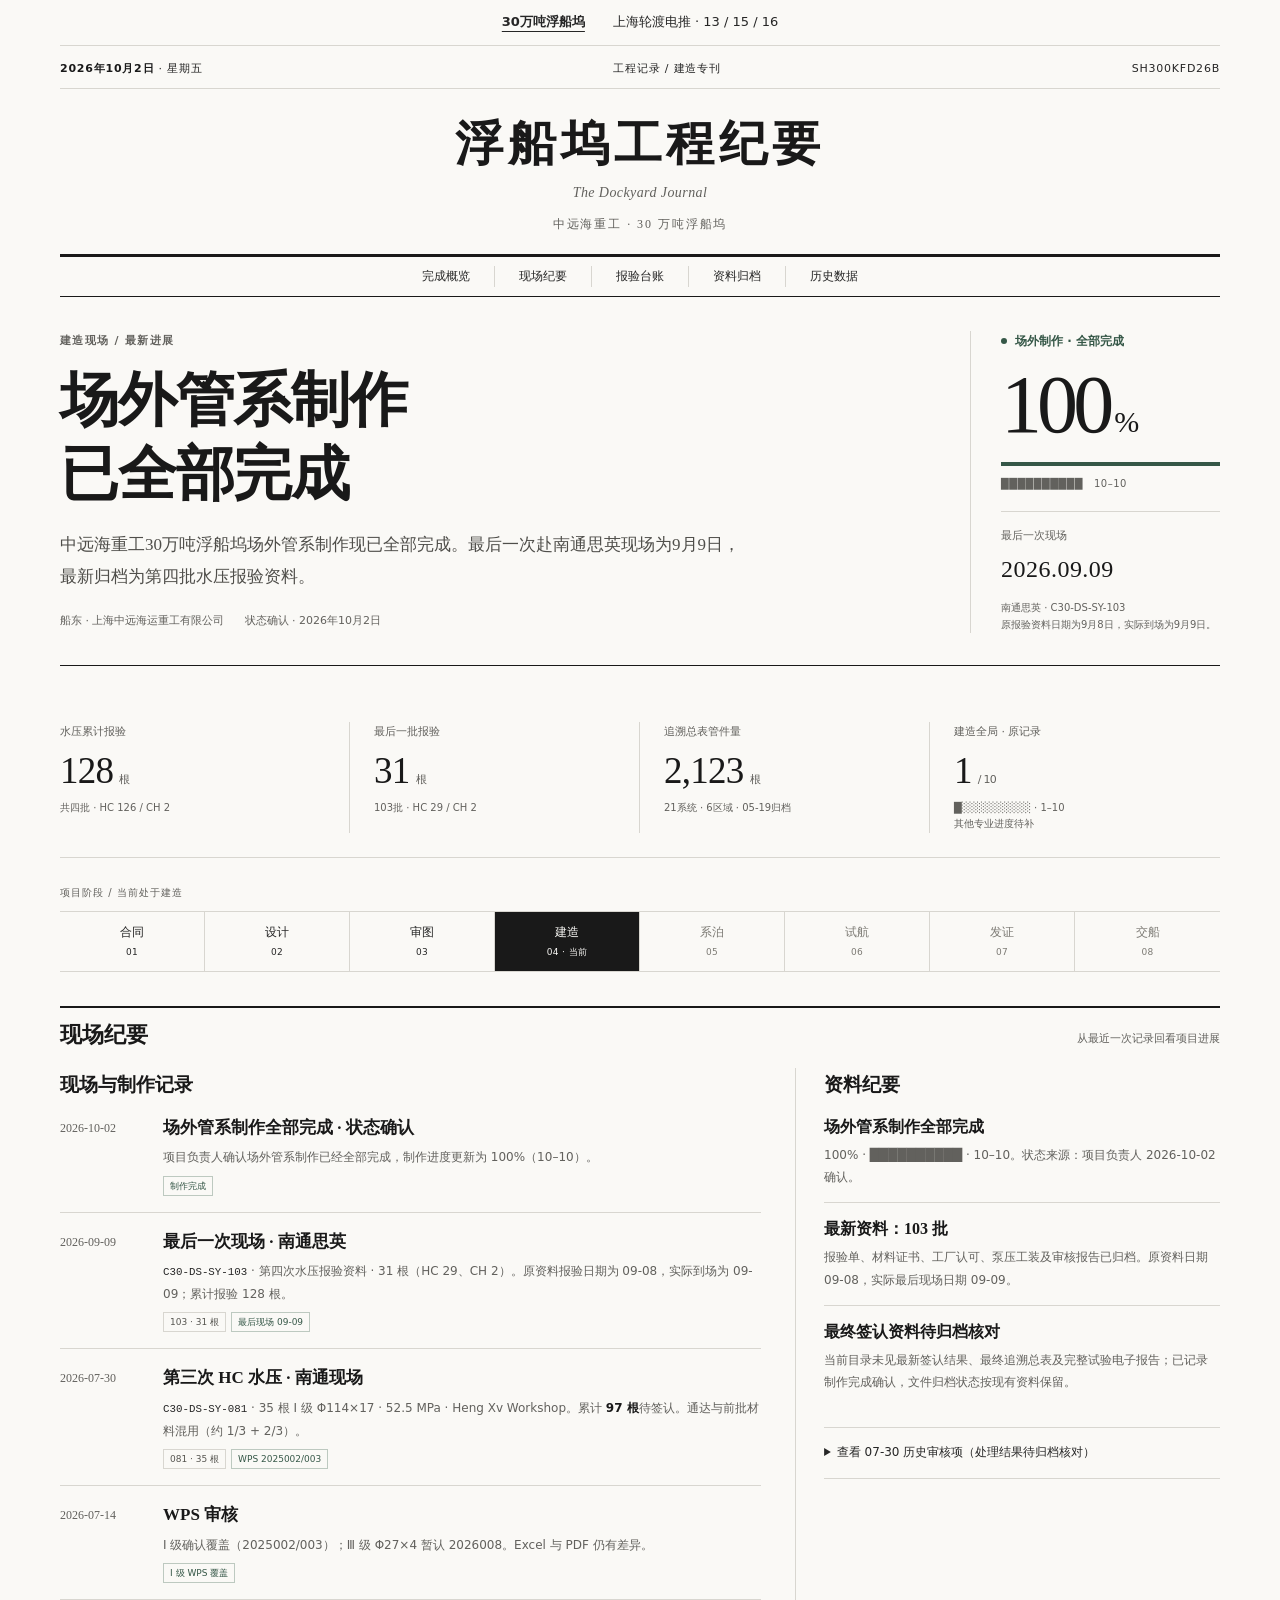
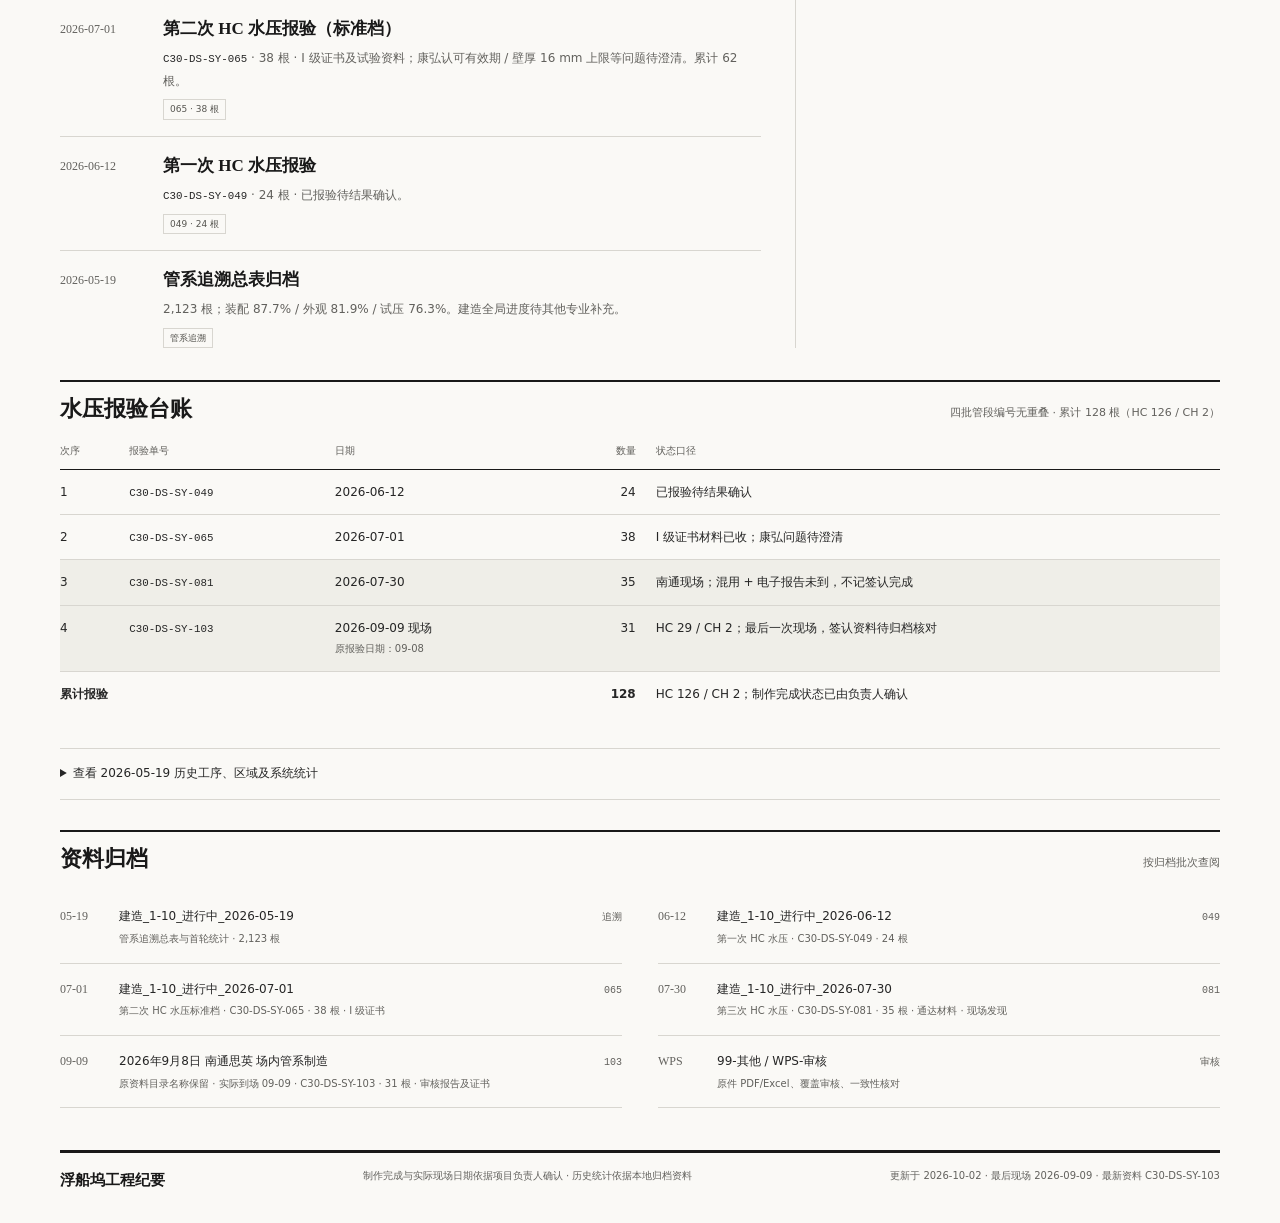
<file: index.html>
<!DOCTYPE html>
<html lang="zh-CN">
<head>
  <meta charset="UTF-8" />
  <meta name="viewport" content="width=device-width, initial-scale=1" />
  <title>Projects · 中远海重工30万吨浮船坞 · 项目进度</title>
  <meta name="description" content="中远海重工30万吨浮船坞项目纪要：场外管系制作全部完成，最后现场2026年9月9日。" />
  <style>
    :root {
      --paper:#faf9f6; --ink:#191919; --text:#262626; --text-muted:#62615d;
      --text-dim:#6c6b66; --line:#d8d6d0; --line-strong:#aaa79f;
      --accent:#202020; --accent-2:#62615d; --cyan:#252525; --ok:#355747;
      --warn:#735532; --crit:#74443f; --info:#3e545d; --radius:0;
      --serif:"Noto Serif SC","Songti SC","STSong","SimSun",Georgia,serif;
      --font:"PingFang SC","Microsoft YaHei",system-ui,sans-serif;
      --mono:"SFMono-Regular",Consolas,monospace;
    }
    * {box-sizing:border-box; margin:0; padding:0}
    html {scroll-behavior:smooth; scroll-padding-top:24px}
    body {background:var(--paper); color:var(--text); font-family:var(--font); font-size:15px; line-height:1.75; -webkit-font-smoothing:antialiased}
    a {color:inherit; text-decoration:none}
    a:hover {text-decoration:underline; text-underline-offset:5px}
    a:focus-visible, summary:focus-visible {outline:2px solid var(--ink); outline-offset:5px}
    .wrap {max-width:1240px; margin:0 auto; padding:0 40px 32px}
    .edition {display:flex; justify-content:space-between; gap:16px; padding:13px 0 10px; font-size:11px; letter-spacing:.07em; border-bottom:1px solid var(--line)}
    .edition strong {font-weight:600; color:var(--ink)}
    .masthead {text-align:center; padding:25px 0 19px}
    .masthead .en {font-family:Georgia,"Times New Roman",serif; font-size:14px; font-style:italic; letter-spacing:.03em; color:var(--text-muted)}
    .masthead .name {font-family:var(--serif); font-size:clamp(28px,4vw,48px); font-weight:900; letter-spacing:.10em; line-height:1.25; margin-bottom:7px; color:var(--ink)}
    .masthead .motto {font-family:var(--serif); font-size:12px; letter-spacing:.16em; color:var(--text-muted); margin-top:8px}
    .paper-nav {display:flex; justify-content:center; align-items:center; flex-wrap:wrap; gap:0; border-top:3px solid var(--ink); border-bottom:1px solid var(--ink); padding:9px 0; font-size:12px}
    .paper-nav a {padding:0 24px; border-right:1px solid var(--line)}
    .paper-nav a:last-child {border:0}
    .lead {display:grid; grid-template-columns:minmax(0,1fr) 250px; gap:54px; padding:34px 0 32px; border-bottom:1px solid var(--ink)}
    .eyebrow {font-size:11px; letter-spacing:.12em; font-weight:700; color:var(--text-muted); margin-bottom:14px}
    h1 {font-family:var(--serif); font-weight:900; font-size:clamp(34px,4.8vw,59px); letter-spacing:-.02em; line-height:1.25; color:var(--ink); margin-bottom:18px}
    .lead .deck {font-family:var(--serif); font-size:17px; color:#4f4e4a; line-height:1.85; max-width:680px; margin-bottom:19px}
    .byline {display:flex; flex-wrap:wrap; gap:6px 20px; font-size:11px; color:var(--text-muted)}
    .lead-side {border-left:1px solid var(--line); padding-left:30px; display:flex; flex-direction:column; justify-content:center}
    .status-label {font-size:12px; font-weight:600; color:var(--ok); display:flex; gap:8px; align-items:center}
    .status-label::before {content:""; width:6px; height:6px; border-radius:50%; background:var(--ok)}
    .completion {font-family:Georgia,"Times New Roman",serif; font-size:82px; font-weight:400; line-height:1.1; letter-spacing:-.06em; color:var(--ink); margin:8px 0 12px; font-variant-numeric:tabular-nums}
    .completion span {font-size:30px; letter-spacing:0; margin-left:5px}
    .progress-line {height:4px; background:var(--line); margin-bottom:9px}
    .progress-line span {display:block; height:100%; width:100%; background:var(--ok)}
    .progress-steps {font-size:10px; color:var(--text-muted); letter-spacing:.05em}
    .side-date {margin-top:19px; border-top:1px solid var(--line); padding-top:14px; font-size:11px; color:var(--text-muted)}
    .side-date strong {display:block; color:var(--ink); font-family:Georgia,serif; font-size:24px; font-weight:400; margin-top:3px; letter-spacing:.02em}
    .side-note {font-size:10px; line-height:1.7; color:var(--text-muted); margin-top:9px}
    section {margin-bottom:32px}
    .sec-head {display:flex; align-items:baseline; justify-content:space-between; flex-wrap:wrap; gap:8px 20px; border-top:2px solid var(--ink); padding-top:12px; margin-bottom:17px}
    .sec-head h2 {font-family:var(--serif); font-size:22px; font-weight:800; color:var(--ink); line-height:1.4}
    .sec-head .hint {font-size:11px; color:var(--text-muted)}
    .facts {display:grid; grid-template-columns:repeat(4,minmax(0,1fr)); border-bottom:1px solid var(--line); padding:24px 0; margin-bottom:26px}
    .fact {padding:0 24px; border-right:1px solid var(--line)}
    .fact:first-child {padding-left:0}
    .fact:last-child {border-right:0; padding-right:0}
    .fact .k {font-size:11px; color:var(--text-muted); margin-bottom:5px}
    .fact .v {font-family:Georgia,"Times New Roman",serif; font-size:37px; line-height:1.3; letter-spacing:-.02em; color:var(--ink); font-variant-numeric:tabular-nums}
    .fact .v em {font-family:var(--font); font-style:normal; font-size:11px; font-weight:400; margin-left:6px; color:var(--text-muted)}
    .fact .note {font-size:10px; color:var(--text-muted); margin-top:5px; line-height:1.65}
    .stage-section {margin:0 0 34px}
    .stage-title {font-size:10px; color:var(--text-muted); letter-spacing:.1em; margin-bottom:10px}
    .stage-rail {display:grid; grid-template-columns:repeat(8,1fr); border-top:1px solid var(--line); border-bottom:1px solid var(--line)}
    .stage {padding:10px 8px; text-align:center; color:#7b7973; border-right:1px solid var(--line)}
    .stage:last-child {border-right:0}
    .stage .node {display:none}
    .stage .label {font-size:12px; font-weight:500}
    .stage .idx {display:block; font-size:9px; margin-top:2px; letter-spacing:.04em}
    .stage.current {background:var(--ink); color:var(--paper)}
    .stage.done {color:var(--text)}
    .cols {display:grid; grid-template-columns:1.65fr 1fr; gap:34px}
    .cols>.panel+ .panel {border-left:1px solid var(--line); padding-left:28px}
    .panel {background:transparent; border:0; border-radius:0; padding:0; box-shadow:none; min-width:0}
    .panel h3 {font-family:var(--serif); font-size:19px; font-weight:700; margin-bottom:14px; color:var(--ink)}
    .timeline {list-style:none}
    .timeline li {display:grid; grid-template-columns:83px minmax(0,1fr); gap:20px; padding:16px 0; border-bottom:1px solid var(--line)}
    .timeline li:first-child {padding-top:0}
    .timeline li:last-child {border-bottom:0; padding-bottom:0}
    .timeline .date {font-family:Georgia,serif; font-size:12px; color:var(--text-muted); padding-top:3px; white-space:nowrap}
    .timeline .body strong {display:block; font-family:var(--serif); font-size:17px; color:var(--ink); line-height:1.55; margin-bottom:5px}
    .timeline .body p {font-size:12px; color:var(--text-muted); line-height:1.85}
    .timeline .body p strong {display:inline; font-family:inherit; font-size:inherit; margin:0}
    .tags {display:flex; flex-wrap:wrap; gap:5px; margin-top:7px}
    .badge {display:inline-block; font-size:9px; color:#55544f; border:1px solid var(--line); padding:1px 6px; font-weight:400; border-radius:0; line-height:1.8}
    .badge.ok {color:var(--ok); border-color:#bdc9c0}
    .badge.crit,.badge.warn,.badge.live,.badge.info,.badge.mag {color:#55544f; background:none}
    .issue-list {list-style:none}
    .issue {display:block; border-top:1px solid var(--line); padding:14px 0; background:none; border-left:0; border-radius:0}
    .issue:first-child {border-top:0; padding-top:0}
    .issue .sev {display:none}
    .issue .title {font-family:var(--serif); font-size:16px; font-weight:700; color:var(--ink); line-height:1.5; margin-bottom:5px}
    .issue .desc {font-size:12px; color:var(--text-muted); line-height:1.85}
    details {border-top:1px solid var(--line); border-bottom:1px solid var(--line); padding:14px 0; margin-bottom:30px; border-radius:0}
    summary {cursor:pointer; font-size:12px; font-weight:500; color:var(--text); line-height:1.8}
    details[open] summary {margin-bottom:18px}
    details>p {font-size:12px; color:var(--text-muted)}
    details .sec-head {border-top:0; padding-top:0}
    .panel details {margin:20px 0 0; font-size:12px}
    .panel details .issue {padding:13px 0}
    .table-wrap {overflow-x:auto}
    table {width:100%; border-collapse:collapse; font-size:12px}
    th,td {text-align:left; padding:12px 10px; border-bottom:1px solid var(--line); vertical-align:top; line-height:1.7}
    th {font-size:10px; color:var(--text-muted); font-weight:500; border-bottom:1px solid var(--ink); padding-top:0; padding-bottom:10px; white-space:nowrap}
    th:first-child,td:first-child {padding-left:0}
    th:last-child,td:last-child {padding-right:0}
    td.num,th.num {text-align:right; font-variant-numeric:tabular-nums}
    tr.highlight td {background:#efeee8}
    tr:last-child td {border-bottom:0}
    table small {font-size:10px; color:var(--text-muted)}
    code {font-family:var(--mono); font-size:.9em; background:none; border:0; padding:0; color:var(--text)}
    .archive {display:grid; grid-template-columns:repeat(2,minmax(0,1fr)); column-gap:36px}
    .archive .item {display:grid; grid-template-columns:47px minmax(0,1fr) auto; gap:12px; align-items:baseline; border-bottom:1px solid var(--line); padding:15px 0; background:none}
    .archive .code {font-family:Georgia,serif; font-size:12px; color:var(--text-muted); white-space:nowrap}
    .archive .name {font-size:12px; overflow-wrap:anywhere; line-height:1.65}
    .archive .name small {display:block; font-size:10px; color:var(--text-muted); margin-top:4px}
    .archive .n {font-family:var(--mono); font-size:10px; color:var(--text-muted)}
    .meter-list {display:grid; gap:13px}
    .meter {display:grid; grid-template-columns:70px minmax(0,1fr) 55px; gap:14px; align-items:center}
    .meter .name {font-size:12px}
    .track {height:5px; background:#e6e4df}
    .fill {height:100%; background:#4e5550}
    .pct {font-family:Georgia,serif; font-size:13px; text-align:right; color:var(--text-muted)}
    .region-grid {display:grid; grid-template-columns:repeat(3,minmax(0,1fr)); gap:24px}
    .region {border-top:1px solid var(--line); padding-top:12px}
    .r-name {font-family:var(--serif); font-weight:700; font-size:16px}
    .r-count {font-size:10px; color:var(--text-muted); margin:2px 0 10px}
    .mini {display:grid; gap:6px}
    .mini-row {display:grid; grid-template-columns:28px minmax(0,1fr) 40px; gap:8px; align-items:center; font-size:10px; color:var(--text-muted)}
    .mini-row span:last-child {text-align:right}
    .mini-track {height:3px; background:#e6e4df}
    .mini-fill {height:100%; background:#575b56}
    .mini-fill.zero {width:0}
    footer {display:flex; justify-content:space-between; flex-wrap:wrap; gap:10px 24px; border-top:3px solid var(--ink); margin-top:42px; padding-top:14px; color:var(--text-muted); font-size:10px; line-height:1.8}
    .footer-brand {font-family:var(--serif); font-size:15px; font-weight:700; color:var(--ink)}
    @media (max-width:900px) {
      .wrap {padding:0 24px 28px}
      .lead {grid-template-columns:minmax(0,1fr) 210px; gap:28px}
      .lead-side {padding-left:24px}
      .completion {font-size:68px}
      .cols {grid-template-columns:1.3fr 1fr; gap:24px}
      .cols>.panel+.panel {padding-left:22px}
      .fact {padding:0 17px}
      .fact .v {font-size:31px}
      .region-grid {grid-template-columns:repeat(2,minmax(0,1fr))}
    }
    @media (max-width:620px) {
      .wrap {padding:0 20px 24px}
      .edition {font-size:9px; gap:8px}
      .edition .edition-extra {display:none}
      .masthead {padding:23px 0 17px}
      .masthead .name {font-size:29px; letter-spacing:.07em}
      .masthead .en {font-size:12px}
      .masthead .motto {font-size:10px; letter-spacing:.11em}
      .paper-nav {font-size:10px; padding:8px 0}
      .paper-nav a {padding:0 10px}
      .paper-nav a:last-child {display:none}
      .paper-nav a:nth-last-child(2) {border:0}
      .lead {grid-template-columns:1fr; gap:22px; padding:25px 0 23px}
      h1 {font-size:38px; margin-bottom:14px; line-height:1.25}
      .eyebrow {font-size:10px; margin-bottom:12px}
      .lead .deck {font-size:14px; line-height:1.85; margin-bottom:13px}
      .byline {font-size:10px; gap:5px 14px}
      .lead-side {border-left:0; border-top:1px solid var(--line); padding:18px 0 0; display:grid; grid-template-columns:1fr 1fr; gap:18px; align-items:center}
      .completion {font-size:56px; margin:5px 0 9px}
      .completion span {font-size:21px}
      .status-label {font-size:10px}
      .progress-steps {font-size:8px; letter-spacing:0}
      .side-date {margin:0; padding:0; border:0; font-size:10px}
      .side-date strong {font-size:21px; margin-top:5px}
      .side-note {font-size:9px; margin-top:6px}
      .facts {grid-template-columns:repeat(2,minmax(0,1fr)); padding:18px 0; gap:16px 0; margin-bottom:21px}
      .fact {padding:0 16px}
      .fact:nth-child(odd) {padding-left:0}
      .fact:nth-child(even) {border-right:0; padding-right:0}
      .fact .v {font-size:30px}
      .fact .k,.fact .note {font-size:9px}
      .stage-rail {grid-template-columns:repeat(4,1fr)}
      .stage {padding:7px 5px}
      .stage:nth-child(4) {border-right:0}
      .stage:nth-child(-n+4) {border-bottom:1px solid var(--line)}
      .stage .label {font-size:11px}
      .stage .idx {font-size:8px}
      .stage-section {margin-bottom:27px}
      .sec-head {padding-top:10px; margin-bottom:17px}
      .sec-head h2 {font-size:20px}
      .sec-head .hint {font-size:10px}
      .cols {grid-template-columns:1fr; gap:26px}
      .cols>.panel+.panel {border-left:0; padding-left:0; padding-top:22px; border-top:1px solid var(--line)}
      .timeline li {grid-template-columns:73px minmax(0,1fr); gap:13px; padding:14px 0}
      .timeline .date {font-size:10px}
      .timeline .body strong {font-size:15px}
      .timeline .body p {font-size:11px}
      .archive {grid-template-columns:1fr}
      .archive .name {font-size:11px}
      .archive .name small {font-size:9px}
      table {font-size:10px; min-width:500px}
      th,td {padding:10px 8px}
      th {font-size:9px}
      .region-grid {grid-template-columns:1fr}
      footer {margin-top:30px; font-size:9px}
    }
    @media (prefers-reduced-motion:reduce) {html {scroll-behavior:auto}}
    @media print {
      body {background:white; color:black}
      .wrap {max-width:none; padding:0}
      .paper-nav {display:none}
      .lead {break-inside:avoid}
      .facts {break-inside:avoid}
      .stage.current {background:#ddd; color:black}
      .panel,.timeline li,.archive .item {break-inside:avoid}
      .badge {border-color:#999}
      a {text-decoration:none}
    }

    .project-nav {display:flex;justify-content:center;gap:28px;flex-wrap:wrap;border-bottom:1px solid var(--line);padding:11px 0;font-size:13px}
    .project-nav a[aria-current="page"] {font-weight:700;text-decoration:underline;text-underline-offset:5px}
    .project-nav a:focus-visible {outline:2px solid var(--ink);outline-offset:4px}
  </style>
</head>
<body>
  <main class="wrap">
    <header>
      <nav class="project-nav" aria-label="切换项目"><a href="index.html" aria-current="page">30万吨浮船坞</a><a href="ferry.html">上海轮渡电推 · 13 / 15 / 16</a></nav>
      <div class="edition">
        <span><strong>2026年10月2日</strong> · 星期五</span>
        <span class="edition-extra">工程记录 / 建造专刊</span>
        <span>SH300KFD26B</span>
      </div>
      <div class="masthead">
        <div class="name">浮船坞工程纪要</div>
        <div class="en">The Dockyard Journal</div>
        <div class="motto">中远海重工 · 30 万吨浮船坞</div>
      </div>
      <nav class="paper-nav" aria-label="看板栏目">
        <a href="#overview">完成概览</a>
        <a href="#milestones">现场纪要</a>
        <a href="#inspections">报验台账</a>
        <a href="#archives">资料归档</a>
        <a href="#history">历史数据</a>
      </nav>
    </header>

    <section class="lead" id="overview" aria-label="场外管系制作完成状态">
      <article>
        <div class="eyebrow">建造现场 / 最新进展</div>
        <h1>场外管系制作<br>已全部完成</h1>
        <p class="deck">中远海重工30万吨浮船坞场外管系制作现已全部完成。最后一次赴南通思英现场为9月9日，最新归档为第四批水压报验资料。</p>
        <div class="byline">
          <span>船东 · 上海中远海运重工有限公司</span>
          <span>状态确认 · 2026年10月2日</span>
        </div>
      </article>
      <aside class="lead-side" aria-label="完成状态摘要">
        <div>
          <div class="status-label">场外制作 · 全部完成</div>
          <div class="completion">100<span>%</span></div>
          <div class="progress-line" role="progressbar" aria-label="场外管系制作完成率" aria-valuenow="100" aria-valuemin="0" aria-valuemax="100"><span></span></div>
          <div class="progress-steps">██████████ &nbsp; 10–10</div>
        </div>
        <div class="side-date">最后一次现场<strong>2026.09.09</strong>
          <p class="side-note">南通思英 · C30-DS-SY-103<br>原报验资料日期为9月8日，实际到场为9月9日。</p>
        </div>
      </aside>
    </section>

    <div class="facts" aria-label="项目关键数据">
      <div class="fact"><div class="k">水压累计报验</div><div class="v">128<em>根</em></div><div class="note">共四批 · HC 126 / CH 2</div></div>
      <div class="fact"><div class="k">最后一批报验</div><div class="v">31<em>根</em></div><div class="note">103批 · HC 29 / CH 2</div></div>
      <div class="fact"><div class="k">追溯总表管件量</div><div class="v">2,123<em>根</em></div><div class="note">21系统 · 6区域 · 05-19归档</div></div>
      <div class="fact"><div class="k">建造全局 · 原记录</div><div class="v">1<em>/ 10</em></div><div class="note">█░░░░░░░░░ · 1–10<br>其他专业进度待补</div></div>
    </div>

    <section class="stage-section" aria-label="项目阶段">
      <div class="stage-title">项目阶段 / 当前处于建造</div>
<div class="stage-rail" role="list" aria-label="项目八阶段">
        <div class="stage done" role="listitem">
          <div class="node"></div>
          <div class="label">合同</div>
          <span class="idx">01</span>
        </div>
        <div class="stage done" role="listitem">
          <div class="node"></div>
          <div class="label">设计</div>
          <span class="idx">02</span>
        </div>
        <div class="stage done" role="listitem">
          <div class="node"></div>
          <div class="label">审图</div>
          <span class="idx">03</span>
        </div>
        <div class="stage current" role="listitem">
          <div class="node"></div>
          <div class="label">建造</div>
          <span class="idx">04 · 当前</span>
        </div>
        <div class="stage todo" role="listitem">
          <div class="node"></div>
          <div class="label">系泊</div>
          <span class="idx">05</span>
        </div>
        <div class="stage todo" role="listitem">
          <div class="node"></div>
          <div class="label">试航</div>
          <span class="idx">06</span>
        </div>
        <div class="stage todo" role="listitem">
          <div class="node"></div>
          <div class="label">发证</div>
          <span class="idx">07</span>
        </div>
        <div class="stage todo" role="listitem">
          <div class="node"></div>
          <div class="label">交船</div>
          <span class="idx">08</span>
        </div>
      </div>
    </section>

    <!-- 时间线 + 归档状态 -->
    <section id="milestones">
      <div class="sec-head">
        <h2>现场纪要</h2>
        <span class="hint">从最近一次记录回看项目进展</span>
      </div>
      <div class="cols">
        <div class="panel">
          <h3>现场与制作记录</h3>
          <ul class="timeline">
            <li>
              <div class="date">2026-10-02</div>
              <div class="body">
                <strong>场外管系制作全部完成 · 状态确认</strong>
                <p>项目负责人确认场外管系制作已经全部完成，制作进度更新为 100%（10–10）。</p>
                <div class="tags"><span class="badge ok">制作完成</span></div>
              </div>
            </li>
            <li>
              <div class="date">2026-09-09</div>
              <div class="body">
                <strong>最后一次现场 · 南通思英</strong>
                <p><code>C30-DS-SY-103</code> · 第四次水压报验资料 · 31 根（HC 29、CH 2）。原资料报验日期为 09-08，实际到场为 09-09；累计报验 128 根。</p>
                <div class="tags"><span class="badge info">103 · 31 根</span><span class="badge ok">最后现场 09-09</span></div>
              </div>
            </li>
            <li>
              <div class="date">2026-07-30</div>
              <div class="body">
                <strong>第三次 HC 水压 · 南通现场</strong>
                <p><code>C30-DS-SY-081</code> · 35 根 I 级 Φ114×17 · 52.5 MPa · Heng Xv Workshop。累计 <strong>97 根</strong>待签认。通达与前批材料混用（约 1/3 + 2/3）。</p>
                <div class="tags">
                  <span class="badge live">081 · 35 根</span>
                  <span class="badge ok">WPS 2025002/003</span>
                </div>
              </div>
            </li>
            <li>
              <div class="date">2026-07-14</div>
              <div class="body">
                <strong>WPS 审核</strong>
                <p>I 级确认覆盖（2025002/003）；Ⅲ 级 Φ27×4 暂认 2026008。Excel 与 PDF 仍有差异。</p>
                <div class="tags"><span class="badge ok">I 级 WPS 覆盖</span></div>
              </div>
            </li>
            <li>
              <div class="date">2026-07-01</div>
              <div class="body">
                <strong>第二次 HC 水压报验（标准档）</strong>
                <p><code>C30-DS-SY-065</code> · 38 根 · I 级证书及试验资料；康弘认可有效期 / 壁厚 16 mm 上限等问题待澄清。累计 62 根。</p>
                <div class="tags"><span class="badge warn">065 · 38 根</span></div>
              </div>
            </li>
            <li>
              <div class="date">2026-06-12</div>
              <div class="body">
                <strong>第一次 HC 水压报验</strong>
                <p><code>C30-DS-SY-049</code> · 24 根 · 已报验待结果确认。</p>
                <div class="tags"><span class="badge info">049 · 24 根</span></div>
              </div>
            </li>
            <li>
              <div class="date">2026-05-19</div>
              <div class="body">
                <strong>管系追溯总表归档</strong>
                <p>2,123 根；装配 87.7% / 外观 81.9% / 试压 76.3%。建造全局进度待其他专业补充。</p>
                <div class="tags"><span class="badge info">管系追溯</span></div>
              </div>
            </li>
          </ul>
        </div>

        <div class="panel">
          <h3>资料纪要</h3>
          <ul class="issue-list">
            <li class="issue ok">
              <span class="sev">DONE</span>
              <div><div class="title">场外管系制作全部完成</div><div class="desc">100% · ██████████ · 10–10。状态来源：项目负责人 2026-10-02 确认。</div></div>
            </li>
            <li class="issue info">
              <span class="sev">INFO</span>
              <div><div class="title">最新资料：103 批</div><div class="desc">报验单、材料证书、工厂认可、泵压工装及审核报告已归档。原资料日期 09-08，实际最后现场日期 09-09。</div></div>
            </li>
            <li class="issue info">
              <span class="sev">FILE</span>
              <div><div class="title">最终签认资料待归档核对</div><div class="desc">当前目录未见最新签认结果、最终追溯总表及完整试验电子报告；已记录制作完成确认，文件归档状态按现有资料保留。</div></div>
            </li>
          </ul>
          <details>
            <summary>查看 07-30 历史审核项（处理结果待归档核对）</summary>
          <ul class="issue-list">
            <li class="issue crit">
              <span class="sev">BLOCK</span>
              <div>
                <div class="title">材料混用未拆清</div>
                <div class="desc">081 批 35 根：约 1/3 通达 + 约 2/3 前证（康弘等）。须船东出管段号 ↔ 炉批 / 厂家 / 质保号对照。</div>
              </div>
            </li>
            <li class="issue warn">
              <span class="sev">WAIT</span>
              <div>
                <div class="title">缺电子版报告</div>
                <div class="desc">探伤报告、现场试验报告：纸质已见，电子版未到；到后放入 <code>建造_1-10_进行中_2026-07-30/</code> 再分析。</div>
              </div>
            </li>
            <li class="issue warn">
              <span class="sev">OPEN</span>
              <div>
                <div class="title">前批康弘路径遗留</div>
                <div class="desc">工厂认可过期、认可壁厚 16 mm 上限；通达路径（有效至 2027-11-21、壁厚 2–23）仅覆盖通达段。</div>
              </div>
            </li>
            <li class="issue info">
              <span class="sev">NOTE</span>
              <div>
                <div class="title">05-19 历史 NDT 数据缺项</div>
                <div class="desc">05-19 追溯总表约 2,108 条无 NDT 数据；属于历史快照，最新数据待归档核对。</div>
              </div>
            </li>
            <li class="issue ok">
              <span class="sev">DONE</span>
              <div>
                <div class="title">通达证 + I 级 WPS</div>
                <div class="desc">通达产品证与工厂认可已归档；WPS-CCS-2025002 / 2025003 覆盖 Φ114×17。</div>
              </div>
            </li>
          </ul>
          </details>
        </div>
      </div>
    </section>

    <!-- 水压报验表 -->
    <section id="inspections">
      <div class="sec-head">
        <h2>水压报验台账</h2>
        <span class="hint">四批管段编号无重叠 · 累计 128 根（HC 126 / CH 2）</span>
      </div>
      <div class="panel">
        <div class="table-wrap"><table>
          <thead>
            <tr>
              <th>次序</th>
              <th>报验单号</th>
              <th>日期</th>
              <th class="num">数量</th>
              <th>状态口径</th>
            </tr>
          </thead>
          <tbody>
            <tr>
              <td>1</td>
              <td><code>C30-DS-SY-049</code></td>
              <td>2026-06-12</td>
              <td class="num">24</td>
              <td>已报验待结果确认</td>
            </tr>
            <tr>
              <td>2</td>
              <td><code>C30-DS-SY-065</code></td>
              <td>2026-07-01</td>
              <td class="num">38</td>
              <td>I 级证书材料已收；康弘问题待澄清</td>
            </tr>
            <tr class="highlight">
              <td>3</td>
              <td><code>C30-DS-SY-081</code></td>
              <td>2026-07-30</td>
              <td class="num">35</td>
              <td>南通现场；混用 + 电子报告未到，不记签认完成</td>
            </tr>
            <tr class="highlight">
              <td>4</td>
              <td><code>C30-DS-SY-103</code></td>
              <td>2026-09-09 现场<br><small>原报验日期：09-08</small></td>
              <td class="num">31</td>
              <td>HC 29 / CH 2；最后一次现场，签认资料待归档核对</td>
            </tr>
            <tr>
              <td colspan="3"><strong>累计报验</strong></td>
              <td class="num"><strong>128</strong></td>
              <td>HC 126 / CH 2；制作完成状态已由负责人确认</td>
            </tr>
          </tbody>
        </table></div>
      </div>
    </section>

    <details id="history">
      <summary>查看 2026-05-19 历史工序、区域及系统统计</summary>
      <p>以下为首次追溯总表的历史快照；当前场外管系制作已全部完成。各工序、区域与系统的最新逐项统计尚未归档。</p>
    <!-- 管系工序 -->
    <section>
      <div class="sec-head">
        <h2>历史管系工序完成率 · 2026-05-19</h2>
        <span class="hint">来源：2026-05-19 管系追溯状态表 · 历史快照</span>
      </div>
      <div class="panel">
        <div class="meter-list">
          <div class="meter">
            <div class="name">装配</div>
            <div class="track"><div class="fill" style="width:87.7%"></div></div>
            <div class="pct">87.7%</div>
          </div>
          <div class="meter">
            <div class="name">外观</div>
            <div class="track"><div class="fill accent" style="width:81.9%"></div></div>
            <div class="pct">81.9%</div>
          </div>
          <div class="meter">
            <div class="name">试压</div>
            <div class="track"><div class="fill warn" style="width:76.3%"></div></div>
            <div class="pct">76.3%</div>
          </div>
        </div>
        <p>
          完成 / 剩余：装配 1,862 / 261 · 外观 1,739 / 384 · 试压 1,620 / 503
        </p>
      </div>
    </section>

    <!-- 区域 + 系统 -->
    <section>
      <div class="sec-head">
        <h2>区域与关键系统</h2>
        <span class="hint">2026-05-19 历史状态 · 不代表当前进度</span>
      </div>
      <div class="region-grid">
        <div class="region">
          <div class="r-name">压载舱</div>
          <div class="r-count">761 根</div>
          <div class="mini">
            <div class="mini-row"><span>装配</span><div class="mini-track"><div class="mini-fill" style="width:100%"></div></div><span>100%</span></div>
            <div class="mini-row"><span>外观</span><div class="mini-track"><div class="mini-fill" style="width:100%"></div></div><span>100%</span></div>
            <div class="mini-row"><span>试压</span><div class="mini-track"><div class="mini-fill" style="width:100%"></div></div><span>100%</span></div>
          </div>
        </div>
        <div class="region">
          <div class="r-name">泵舱过道</div>
          <div class="r-count">427 根</div>
          <div class="mini">
            <div class="mini-row"><span>装配</span><div class="mini-track"><div class="mini-fill" style="width:98.6%"></div></div><span>98.6%</span></div>
            <div class="mini-row"><span>外观</span><div class="mini-track"><div class="mini-fill" style="width:94.6%"></div></div><span>94.6%</span></div>
            <div class="mini-row"><span>试压</span><div class="mini-track"><div class="mini-fill" style="width:87.8%"></div></div><span>87.8%</span></div>
          </div>
        </div>
        <div class="region">
          <div class="r-name">泵舱左</div>
          <div class="r-count">400 根</div>
          <div class="mini">
            <div class="mini-row"><span>装配</span><div class="mini-track"><div class="mini-fill" style="width:88.8%"></div></div><span>88.8%</span></div>
            <div class="mini-row"><span>外观</span><div class="mini-track"><div class="mini-fill" style="width:78.8%"></div></div><span>78.8%</span></div>
            <div class="mini-row"><span>试压</span><div class="mini-track"><div class="mini-fill low" style="width:67%"></div></div><span>67.0%</span></div>
          </div>
        </div>
        <div class="region">
          <div class="r-name">泵舱右</div>
          <div class="r-count">380 根 · 薄弱</div>
          <div class="mini">
            <div class="mini-row"><span>装配</span><div class="mini-track"><div class="mini-fill" style="width:85.5%"></div></div><span>85.5%</span></div>
            <div class="mini-row"><span>外观</span><div class="mini-track"><div class="mini-fill low" style="width:68.2%"></div></div><span>68.2%</span></div>
            <div class="mini-row"><span>试压</span><div class="mini-track"><div class="mini-fill low" style="width:56.8%"></div></div><span>56.8%</span></div>
          </div>
        </div>
        <div class="region">
          <div class="r-name">坞墙</div>
          <div class="r-count">67 根 · 未开工</div>
          <div class="mini">
            <div class="mini-row"><span>装配</span><div class="mini-track"><div class="mini-fill zero"></div></div><span>0%</span></div>
            <div class="mini-row"><span>外观</span><div class="mini-track"><div class="mini-fill zero"></div></div><span>0%</span></div>
            <div class="mini-row"><span>试压</span><div class="mini-track"><div class="mini-fill zero"></div></div><span>0%</span></div>
          </div>
        </div>
        <div class="region">
          <div class="r-name">首部平台</div>
          <div class="r-count">88 根 · 未开工</div>
          <div class="mini">
            <div class="mini-row"><span>装配</span><div class="mini-track"><div class="mini-fill zero"></div></div><span>0%</span></div>
            <div class="mini-row"><span>外观</span><div class="mini-track"><div class="mini-fill zero"></div></div><span>0%</span></div>
            <div class="mini-row"><span>试压</span><div class="mini-track"><div class="mini-fill zero"></div></div><span>0%</span></div>
          </div>
        </div>
      </div>

      <div class="panel">
        <h3>关键系统（节选）</h3>
        <div class="table-wrap"><table>
          <thead>
            <tr>
              <th>系统</th>
              <th>说明</th>
              <th class="num">装配</th>
              <th class="num">外观</th>
              <th class="num">试压</th>
            </tr>
          </thead>
          <tbody>
            <tr>
              <td><strong>DD</strong></td>
              <td>污水 / 排水 · 188 根</td>
              <td class="num">100%</td>
              <td class="num">97.3%</td>
              <td class="num">96.3%</td>
            </tr>
            <tr>
              <td><strong>CA</strong></td>
              <td>压缩空气 · 488 根</td>
              <td class="num">97.7%</td>
              <td class="num">93.0%</td>
              <td class="num">90.6%</td>
            </tr>
            <tr>
              <td><strong>SF</strong></td>
              <td>消防 · 144 根</td>
              <td class="num">91.7%</td>
              <td class="num">91.7%</td>
              <td class="num">88.9%</td>
            </tr>
            <tr>
              <td><strong>BW</strong></td>
              <td>压载水 · 514 根</td>
              <td class="num">86.4%</td>
              <td class="num">80.7%</td>
              <td class="num">72.8%</td>
            </tr>
            <tr class="highlight">
              <td><strong>HC</strong></td>
              <td>液压 / 高压清洗 · 05-19 历史状态</td>
              <td class="num">51.4%</td>
              <td class="num">2.7%</td>
              <td class="num">0%*</td>
            </tr>
            <tr>
              <td><strong>CH/CO/OX</strong></td>
              <td>乙炔 / CO₂ / 氧气等</td>
              <td class="num">0%</td>
              <td class="num">0%</td>
              <td class="num">0%</td>
            </tr>
          </tbody>
        </table></div>
        <p>
          * HC 试压 0% 为 05-19 历史统计；其后四批水压报验合计 128 根（HC 126、CH 2）。场外制作完成状态以本页最新确认记录为准。
        </p>
      </div>
    </section>

    </details>

    <!-- 资料索引 -->
    <section id="archives">
      <div class="sec-head">
        <h2>资料归档</h2>
        <span class="hint">按归档批次查阅</span>
      </div>
      <div class="archive">
        <div class="item">
          <span class="code">05-19</span>
          <div class="name">
            建造_1-10_进行中_2026-05-19
            <small>管系追溯总表与首轮统计 · 2,123 根</small>
          </div>
          <span class="n">追溯</span>
        </div>
        <div class="item">
          <span class="code">06-12</span>
          <div class="name">
            建造_1-10_进行中_2026-06-12
            <small>第一次 HC 水压 · C30-DS-SY-049 · 24 根</small>
          </div>
          <span class="n">049</span>
        </div>
        <div class="item">
          <span class="code">07-01</span>
          <div class="name">
            建造_1-10_进行中_2026-07-01
            <small>第二次 HC 水压标准档 · C30-DS-SY-065 · 38 根 · I 级证书</small>
          </div>
          <span class="n">065</span>
        </div>
        <div class="item">
          <span class="code">07-30</span>
          <div class="name">
            建造_1-10_进行中_2026-07-30
            <small>第三次 HC 水压 · C30-DS-SY-081 · 35 根 · 通达材料 · 现场发现</small>
          </div>
          <span class="n">081</span>
        </div>
        <div class="item">
          <span class="code">09-09</span>
          <div class="name">
            2026年9月8日 南通思英 场内管系制造
            <small>原资料目录名称保留 · 实际到场 09-09 · C30-DS-SY-103 · 31 根 · 审核报告及证书</small>
          </div>
          <span class="n">103</span>
        </div>
        <div class="item">
          <span class="code">WPS</span>
          <div class="name">
            99-其他 / WPS-审核
            <small>原件 PDF/Excel、覆盖审核、一致性核对</small>
          </div>
          <span class="n">审核</span>
        </div>
      </div>
    </section>

    <footer>
      <span class="footer-brand">浮船坞工程纪要</span>
      <span>制作完成与实际现场日期依据项目负责人确认 · 历史统计依据本地归档资料</span>
      <span>更新于 2026-10-02 · 最后现场 2026-09-09 · 最新资料 C30-DS-SY-103</span>
    </footer>
  </main>
</body>
</html>
</file>
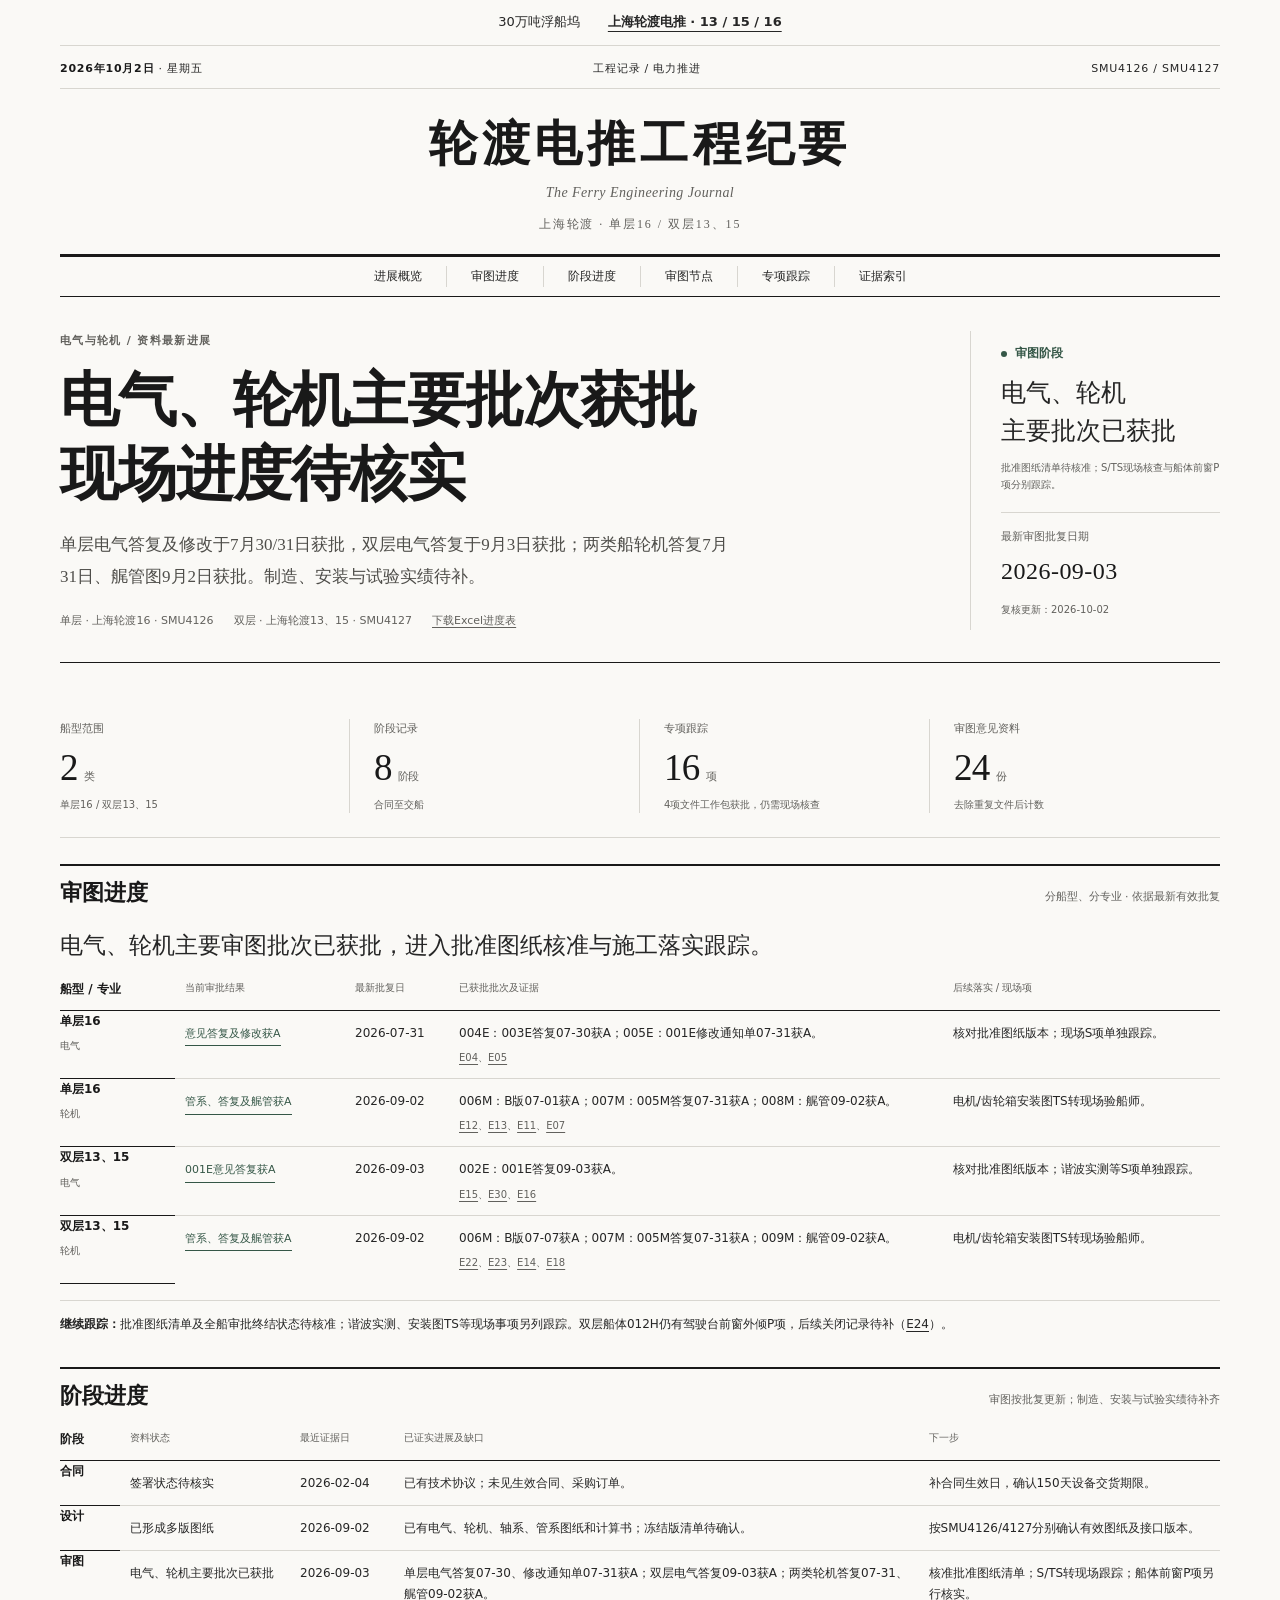
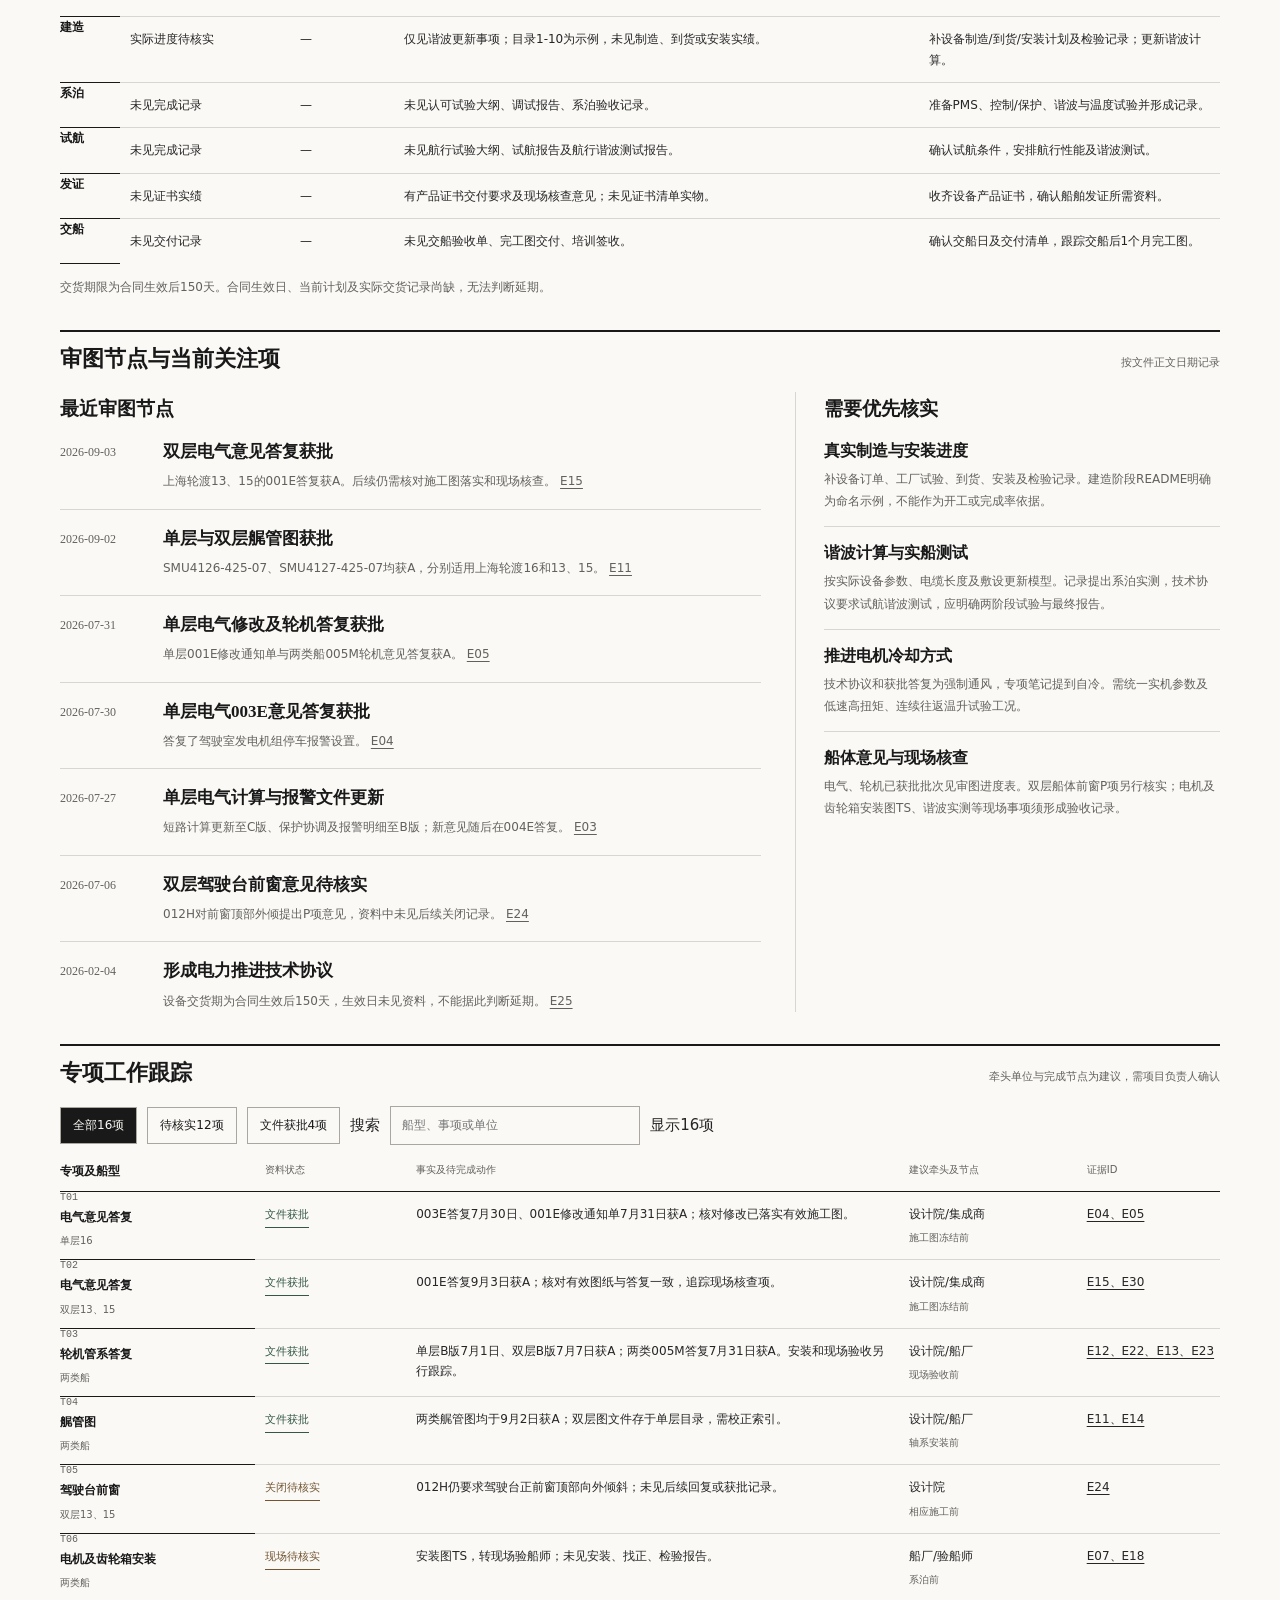
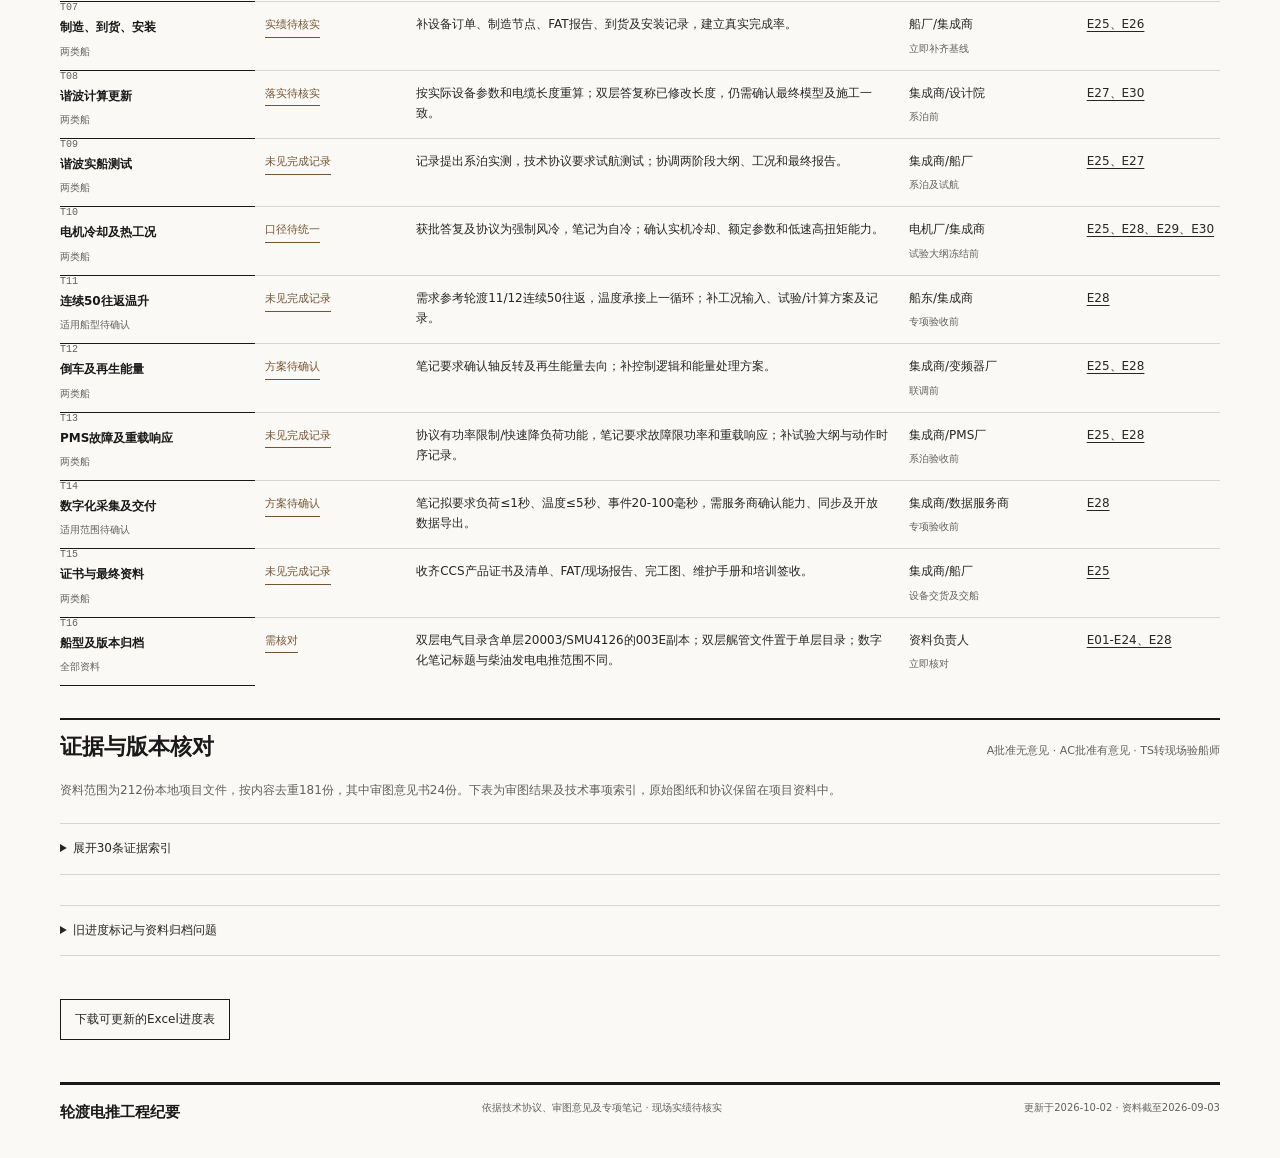
<file: ferry.html>
<!DOCTYPE html>
<html lang="zh-CN"><head><meta charset="UTF-8"><meta name="viewport" content="width=device-width,initial-scale=1">
<title>上海轮渡电推 · 13 / 15 / 16 · 项目进度</title>
<meta name="description" content="上海轮渡电推项目进度：单层16、双层13和15，电气、轮机主要审图批次已获批。分船型、分专业列示批复日期，现场核查另行跟踪。资料截至2026年9月3日。">
<style>
    :root {
      --paper:#faf9f6; --ink:#191919; --text:#262626; --text-muted:#62615d;
      --text-dim:#6c6b66; --line:#d8d6d0; --line-strong:#aaa79f;
      --accent:#202020; --accent-2:#62615d; --cyan:#252525; --ok:#355747;
      --warn:#735532; --crit:#74443f; --info:#3e545d; --radius:0;
      --serif:"Noto Serif SC","Songti SC","STSong","SimSun",Georgia,serif;
      --font:"PingFang SC","Microsoft YaHei",system-ui,sans-serif;
      --mono:"SFMono-Regular",Consolas,monospace;
    }
    * {box-sizing:border-box; margin:0; padding:0}
    html {scroll-behavior:smooth; scroll-padding-top:24px}
    body {background:var(--paper); color:var(--text); font-family:var(--font); font-size:15px; line-height:1.75; -webkit-font-smoothing:antialiased}
    a {color:inherit; text-decoration:none}
    a:hover {text-decoration:underline; text-underline-offset:5px}
    a:focus-visible, summary:focus-visible {outline:2px solid var(--ink); outline-offset:5px}
    .wrap {max-width:1240px; margin:0 auto; padding:0 40px 32px}
    .edition {display:flex; justify-content:space-between; gap:16px; padding:13px 0 10px; font-size:11px; letter-spacing:.07em; border-bottom:1px solid var(--line)}
    .edition strong {font-weight:600; color:var(--ink)}
    .masthead {text-align:center; padding:25px 0 19px}
    .masthead .en {font-family:Georgia,"Times New Roman",serif; font-size:14px; font-style:italic; letter-spacing:.03em; color:var(--text-muted)}
    .masthead .name {font-family:var(--serif); font-size:clamp(28px,4vw,48px); font-weight:900; letter-spacing:.10em; line-height:1.25; margin-bottom:7px; color:var(--ink)}
    .masthead .motto {font-family:var(--serif); font-size:12px; letter-spacing:.16em; color:var(--text-muted); margin-top:8px}
    .paper-nav {display:flex; justify-content:center; align-items:center; flex-wrap:wrap; gap:0; border-top:3px solid var(--ink); border-bottom:1px solid var(--ink); padding:9px 0; font-size:12px}
    .paper-nav a {padding:0 24px; border-right:1px solid var(--line)}
    .paper-nav a:last-child {border:0}
    .lead {display:grid; grid-template-columns:minmax(0,1fr) 250px; gap:54px; padding:34px 0 32px; border-bottom:1px solid var(--ink)}
    .eyebrow {font-size:11px; letter-spacing:.12em; font-weight:700; color:var(--text-muted); margin-bottom:14px}
    h1 {font-family:var(--serif); font-weight:900; font-size:clamp(34px,4.8vw,59px); letter-spacing:-.02em; line-height:1.25; color:var(--ink); margin-bottom:18px}
    .lead .deck {font-family:var(--serif); font-size:17px; color:#4f4e4a; line-height:1.85; max-width:680px; margin-bottom:19px}
    .byline {display:flex; flex-wrap:wrap; gap:6px 20px; font-size:11px; color:var(--text-muted)}
    .lead-side {border-left:1px solid var(--line); padding-left:30px; display:flex; flex-direction:column; justify-content:center}
    .status-label {font-size:12px; font-weight:600; color:var(--ok); display:flex; gap:8px; align-items:center}
    .status-label::before {content:""; width:6px; height:6px; border-radius:50%; background:var(--ok)}
    .completion {font-family:Georgia,"Times New Roman",serif; font-size:82px; font-weight:400; line-height:1.1; letter-spacing:-.06em; color:var(--ink); margin:8px 0 12px; font-variant-numeric:tabular-nums}
    .completion span {font-size:30px; letter-spacing:0; margin-left:5px}
    .progress-line {height:4px; background:var(--line); margin-bottom:9px}
    .progress-line span {display:block; height:100%; width:100%; background:var(--ok)}
    .progress-steps {font-size:10px; color:var(--text-muted); letter-spacing:.05em}
    .side-date {margin-top:19px; border-top:1px solid var(--line); padding-top:14px; font-size:11px; color:var(--text-muted)}
    .side-date strong {display:block; color:var(--ink); font-family:Georgia,serif; font-size:24px; font-weight:400; margin-top:3px; letter-spacing:.02em}
    .side-note {font-size:10px; line-height:1.7; color:var(--text-muted); margin-top:9px}
    section {margin-bottom:32px}
    .sec-head {display:flex; align-items:baseline; justify-content:space-between; flex-wrap:wrap; gap:8px 20px; border-top:2px solid var(--ink); padding-top:12px; margin-bottom:17px}
    .sec-head h2 {font-family:var(--serif); font-size:22px; font-weight:800; color:var(--ink); line-height:1.4}
    .sec-head .hint {font-size:11px; color:var(--text-muted)}
    .facts {display:grid; grid-template-columns:repeat(4,minmax(0,1fr)); border-bottom:1px solid var(--line); padding:24px 0; margin-bottom:26px}
    .fact {padding:0 24px; border-right:1px solid var(--line)}
    .fact:first-child {padding-left:0}
    .fact:last-child {border-right:0; padding-right:0}
    .fact .k {font-size:11px; color:var(--text-muted); margin-bottom:5px}
    .fact .v {font-family:Georgia,"Times New Roman",serif; font-size:37px; line-height:1.3; letter-spacing:-.02em; color:var(--ink); font-variant-numeric:tabular-nums}
    .fact .v em {font-family:var(--font); font-style:normal; font-size:11px; font-weight:400; margin-left:6px; color:var(--text-muted)}
    .fact .note {font-size:10px; color:var(--text-muted); margin-top:5px; line-height:1.65}
    .stage-section {margin:0 0 34px}
    .stage-title {font-size:10px; color:var(--text-muted); letter-spacing:.1em; margin-bottom:10px}
    .stage-rail {display:grid; grid-template-columns:repeat(8,1fr); border-top:1px solid var(--line); border-bottom:1px solid var(--line)}
    .stage {padding:10px 8px; text-align:center; color:#7b7973; border-right:1px solid var(--line)}
    .stage:last-child {border-right:0}
    .stage .node {display:none}
    .stage .label {font-size:12px; font-weight:500}
    .stage .idx {display:block; font-size:9px; margin-top:2px; letter-spacing:.04em}
    .stage.current {background:var(--ink); color:var(--paper)}
    .stage.done {color:var(--text)}
    .cols {display:grid; grid-template-columns:1.65fr 1fr; gap:34px}
    .cols>.panel+ .panel {border-left:1px solid var(--line); padding-left:28px}
    .panel {background:transparent; border:0; border-radius:0; padding:0; box-shadow:none; min-width:0}
    .panel h3 {font-family:var(--serif); font-size:19px; font-weight:700; margin-bottom:14px; color:var(--ink)}
    .timeline {list-style:none}
    .timeline li {display:grid; grid-template-columns:83px minmax(0,1fr); gap:20px; padding:16px 0; border-bottom:1px solid var(--line)}
    .timeline li:first-child {padding-top:0}
    .timeline li:last-child {border-bottom:0; padding-bottom:0}
    .timeline .date {font-family:Georgia,serif; font-size:12px; color:var(--text-muted); padding-top:3px; white-space:nowrap}
    .timeline .body strong {display:block; font-family:var(--serif); font-size:17px; color:var(--ink); line-height:1.55; margin-bottom:5px}
    .timeline .body p {font-size:12px; color:var(--text-muted); line-height:1.85}
    .timeline .body p strong {display:inline; font-family:inherit; font-size:inherit; margin:0}
    .tags {display:flex; flex-wrap:wrap; gap:5px; margin-top:7px}
    .badge {display:inline-block; font-size:9px; color:#55544f; border:1px solid var(--line); padding:1px 6px; font-weight:400; border-radius:0; line-height:1.8}
    .badge.ok {color:var(--ok); border-color:#bdc9c0}
    .badge.crit,.badge.warn,.badge.live,.badge.info,.badge.mag {color:#55544f; background:none}
    .issue-list {list-style:none}
    .issue {display:block; border-top:1px solid var(--line); padding:14px 0; background:none; border-left:0; border-radius:0}
    .issue:first-child {border-top:0; padding-top:0}
    .issue .sev {display:none}
    .issue .title {font-family:var(--serif); font-size:16px; font-weight:700; color:var(--ink); line-height:1.5; margin-bottom:5px}
    .issue .desc {font-size:12px; color:var(--text-muted); line-height:1.85}
    details {border-top:1px solid var(--line); border-bottom:1px solid var(--line); padding:14px 0; margin-bottom:30px; border-radius:0}
    summary {cursor:pointer; font-size:12px; font-weight:500; color:var(--text); line-height:1.8}
    details[open] summary {margin-bottom:18px}
    details>p {font-size:12px; color:var(--text-muted)}
    details .sec-head {border-top:0; padding-top:0}
    .panel details {margin:20px 0 0; font-size:12px}
    .panel details .issue {padding:13px 0}
    .table-wrap {overflow-x:auto}
    table {width:100%; border-collapse:collapse; font-size:12px}
    th,td {text-align:left; padding:12px 10px; border-bottom:1px solid var(--line); vertical-align:top; line-height:1.7}
    th {font-size:10px; color:var(--text-muted); font-weight:500; border-bottom:1px solid var(--ink); padding-top:0; padding-bottom:10px; white-space:nowrap}
    th:first-child,td:first-child {padding-left:0}
    th:last-child,td:last-child {padding-right:0}
    td.num,th.num {text-align:right; font-variant-numeric:tabular-nums}
    tr.highlight td {background:#efeee8}
    tr:last-child td {border-bottom:0}
    table small {font-size:10px; color:var(--text-muted)}
    code {font-family:var(--mono); font-size:.9em; background:none; border:0; padding:0; color:var(--text)}
    .archive {display:grid; grid-template-columns:repeat(2,minmax(0,1fr)); column-gap:36px}
    .archive .item {display:grid; grid-template-columns:47px minmax(0,1fr) auto; gap:12px; align-items:baseline; border-bottom:1px solid var(--line); padding:15px 0; background:none}
    .archive .code {font-family:Georgia,serif; font-size:12px; color:var(--text-muted); white-space:nowrap}
    .archive .name {font-size:12px; overflow-wrap:anywhere; line-height:1.65}
    .archive .name small {display:block; font-size:10px; color:var(--text-muted); margin-top:4px}
    .archive .n {font-family:var(--mono); font-size:10px; color:var(--text-muted)}
    .meter-list {display:grid; gap:13px}
    .meter {display:grid; grid-template-columns:70px minmax(0,1fr) 55px; gap:14px; align-items:center}
    .meter .name {font-size:12px}
    .track {height:5px; background:#e6e4df}
    .fill {height:100%; background:#4e5550}
    .pct {font-family:Georgia,serif; font-size:13px; text-align:right; color:var(--text-muted)}
    .region-grid {display:grid; grid-template-columns:repeat(3,minmax(0,1fr)); gap:24px}
    .region {border-top:1px solid var(--line); padding-top:12px}
    .r-name {font-family:var(--serif); font-weight:700; font-size:16px}
    .r-count {font-size:10px; color:var(--text-muted); margin:2px 0 10px}
    .mini {display:grid; gap:6px}
    .mini-row {display:grid; grid-template-columns:28px minmax(0,1fr) 40px; gap:8px; align-items:center; font-size:10px; color:var(--text-muted)}
    .mini-row span:last-child {text-align:right}
    .mini-track {height:3px; background:#e6e4df}
    .mini-fill {height:100%; background:#575b56}
    .mini-fill.zero {width:0}
    footer {display:flex; justify-content:space-between; flex-wrap:wrap; gap:10px 24px; border-top:3px solid var(--ink); margin-top:42px; padding-top:14px; color:var(--text-muted); font-size:10px; line-height:1.8}
    .footer-brand {font-family:var(--serif); font-size:15px; font-weight:700; color:var(--ink)}
    @media (max-width:900px) {
      .wrap {padding:0 24px 28px}
      .lead {grid-template-columns:minmax(0,1fr) 210px; gap:28px}
      .lead-side {padding-left:24px}
      .completion {font-size:68px}
      .cols {grid-template-columns:1.3fr 1fr; gap:24px}
      .cols>.panel+.panel {padding-left:22px}
      .fact {padding:0 17px}
      .fact .v {font-size:31px}
      .region-grid {grid-template-columns:repeat(2,minmax(0,1fr))}
    }
    @media (max-width:620px) {
      .wrap {padding:0 20px 24px}
      .edition {font-size:9px; gap:8px}
      .edition .edition-extra {display:none}
      .masthead {padding:23px 0 17px}
      .masthead .name {font-size:29px; letter-spacing:.07em}
      .masthead .en {font-size:12px}
      .masthead .motto {font-size:10px; letter-spacing:.11em}
      .paper-nav {font-size:10px; padding:8px 0}
      .paper-nav a {padding:0 10px}
      .paper-nav a:last-child {display:none}
      .paper-nav a:nth-last-child(2) {border:0}
      .lead {grid-template-columns:1fr; gap:22px; padding:25px 0 23px}
      h1 {font-size:38px; margin-bottom:14px; line-height:1.25}
      .eyebrow {font-size:10px; margin-bottom:12px}
      .lead .deck {font-size:14px; line-height:1.85; margin-bottom:13px}
      .byline {font-size:10px; gap:5px 14px}
      .lead-side {border-left:0; border-top:1px solid var(--line); padding:18px 0 0; display:grid; grid-template-columns:1fr 1fr; gap:18px; align-items:center}
      .completion {font-size:56px; margin:5px 0 9px}
      .completion span {font-size:21px}
      .status-label {font-size:10px}
      .progress-steps {font-size:8px; letter-spacing:0}
      .side-date {margin:0; padding:0; border:0; font-size:10px}
      .side-date strong {font-size:21px; margin-top:5px}
      .side-note {font-size:9px; margin-top:6px}
      .facts {grid-template-columns:repeat(2,minmax(0,1fr)); padding:18px 0; gap:16px 0; margin-bottom:21px}
      .fact {padding:0 16px}
      .fact:nth-child(odd) {padding-left:0}
      .fact:nth-child(even) {border-right:0; padding-right:0}
      .fact .v {font-size:30px}
      .fact .k,.fact .note {font-size:9px}
      .stage-rail {grid-template-columns:repeat(4,1fr)}
      .stage {padding:7px 5px}
      .stage:nth-child(4) {border-right:0}
      .stage:nth-child(-n+4) {border-bottom:1px solid var(--line)}
      .stage .label {font-size:11px}
      .stage .idx {font-size:8px}
      .stage-section {margin-bottom:27px}
      .sec-head {padding-top:10px; margin-bottom:17px}
      .sec-head h2 {font-size:20px}
      .sec-head .hint {font-size:10px}
      .cols {grid-template-columns:1fr; gap:26px}
      .cols>.panel+.panel {border-left:0; padding-left:0; padding-top:22px; border-top:1px solid var(--line)}
      .timeline li {grid-template-columns:73px minmax(0,1fr); gap:13px; padding:14px 0}
      .timeline .date {font-size:10px}
      .timeline .body strong {font-size:15px}
      .timeline .body p {font-size:11px}
      .archive {grid-template-columns:1fr}
      .archive .name {font-size:11px}
      .archive .name small {font-size:9px}
      table {font-size:10px; min-width:500px}
      th,td {padding:10px 8px}
      th {font-size:9px}
      .region-grid {grid-template-columns:1fr}
      footer {margin-top:30px; font-size:9px}
    }
    @media (prefers-reduced-motion:reduce) {html {scroll-behavior:auto}}
    @media print {
      body {background:white; color:black}
      .wrap {max-width:none; padding:0}
      .paper-nav {display:none}
      .lead {break-inside:avoid}
      .facts {break-inside:avoid}
      .stage.current {background:#ddd; color:black}
      .panel,.timeline li,.archive .item {break-inside:avoid}
      .badge {border-color:#999}
      a {text-decoration:none}
    }

  
    .project-nav {display:flex;justify-content:center;gap:28px;flex-wrap:wrap;border-bottom:1px solid var(--line);padding:11px 0;font-size:13px}
    .project-nav a[aria-current="page"] {font-weight:700;text-decoration:underline;text-underline-offset:5px}
    .project-nav a:focus-visible {outline:2px solid var(--ink);outline-offset:4px}

    .ferry-side-title {font-family:var(--serif);font-size:25px;line-height:1.5;margin:10px 0}
    .download-link {display:inline-block;border:1px solid var(--ink);padding:9px 14px;font-size:12px;margin-top:13px}
    .stage-table {min-width:850px}
    .stage-table th:first-child {width:60px;font-size:12px;font-weight:600;color:var(--ink)}
    .stage-table td:nth-child(2) {width:170px}
    .stage-table td:nth-child(3) {width:104px}
    .review-table {min-width:880px}
    .review-table th:first-child {width:115px;font-size:12px;font-weight:600;color:var(--ink)}
    .review-table td:nth-child(2) {width:170px}
    .review-table td:nth-child(3) {width:104px}
    .review-table small {display:block;margin-top:6px;font-weight:400}
    .review-summary {font-family:var(--serif);font-size:23px;line-height:1.7;margin:14px 0}
    .review-followup {border-top:1px solid var(--line);padding-top:12px;font-size:12px;line-height:1.9;margin-top:16px}
    .date-cell {white-space:nowrap}
    .filters {display:flex;align-items:center;gap:10px;flex-wrap:wrap;margin-bottom:16px}
    .filters button {background:transparent;color:var(--ink);border:1px solid var(--line-strong);padding:7px 12px;cursor:pointer;font:inherit;font-size:12px}
    .filters button[aria-pressed="true"] {background:var(--ink);color:var(--paper)}
    .filters input {border:1px solid var(--line-strong);background:transparent;color:var(--ink);padding:8px 11px;font:inherit;font-size:12px;width:250px;max-width:100%}
    .filters button:focus-visible,.filters input:focus-visible {outline:2px solid var(--ink);outline-offset:3px}
    .task-table {min-width:980px}
    .task-table th:first-child {width:170px;font-size:12px;font-weight:600;color:var(--ink);white-space:normal}
    .task-table td:nth-child(2) {width:132px}
    .task-table td:nth-child(3) {width:430px}
    .task-table td:nth-child(4) {width:155px}
    .task-table td:nth-child(5) {width:125px}
    .task-table small {display:block;font-weight:400;margin-top:5px}
    .task-id {font:10px var(--mono);color:var(--text-muted);display:block;margin-bottom:4px}
    .task-status {display:inline-block;border-bottom:1px solid;padding-bottom:2px;font-size:11px}
    .task-status.approved {color:var(--ok)}
    .task-status.pending {color:var(--warn)}
    .source-link,.task-table a {text-decoration:underline;text-underline-offset:3px}
    .evidence {min-width:850px}
    .evidence tr:target {background:#eee9dc}
    .empty-state {font-size:12px;color:var(--text-muted);margin:18px 0}
    .scope-note {font-size:12px;color:var(--text-muted);margin:13px 0 22px}
    .byline a {text-decoration:underline;text-underline-offset:3px}
    .paper-nav a:last-child {display:block}
    @media(max-width:620px) {.project-nav {font-size:11px;gap:18px}.ferry-side-title{font-size:21px}.filters input{width:100%}.paper-nav a{padding:0 9px}.paper-nav a:nth-last-child(2){border-right:1px solid var(--line)}.facts .fact .v{font-size:27px}}
</style></head>
<body><main class="wrap"><header><nav class="project-nav" aria-label="切换项目"><a href="index.html">30万吨浮船坞</a><a href="ferry.html" aria-current="page">上海轮渡电推 · 13 / 15 / 16</a></nav>
<div class="edition"><span><strong>2026年10月2日</strong> · 星期五</span><span class="edition-extra">工程记录 / 电力推进</span><span>SMU4126 / SMU4127</span></div>
<div class="masthead"><div class="name">轮渡电推工程纪要</div><div class="en">The Ferry Engineering Journal</div><div class="motto">上海轮渡 · 单层16 / 双层13、15</div></div>
<nav class="paper-nav" aria-label="轮渡看板栏目"><a href="#overview">进展概览</a><a href="#plan-review">审图进度</a><a href="#stages">阶段进度</a><a href="#milestones">审图节点</a><a href="#tasks">专项跟踪</a><a href="#evidence">证据索引</a></nav></header>
<section class="lead" id="overview"><article><div class="eyebrow">电气与轮机 / 资料最新进展</div>
<h1>电气、轮机主要批次获批<br>现场进度待核实</h1>
<p class="deck">单层电气答复及修改于7月30/31日获批，双层电气答复于9月3日获批；两类船轮机答复7月31日、艉管图9月2日获批。制造、安装与试验实绩待补。</p>
<div class="byline"><span>单层 · 上海轮渡16 · SMU4126</span><span>双层 · 上海轮渡13、15 · SMU4127</span><a href="downloads/ferry-progress-2026-10-02.xlsx" download>下载Excel进度表</a></div></article>
<aside class="lead-side"><div><div class="status-label">审图阶段</div><div class="ferry-side-title">电气、轮机<br>主要批次已获批</div><p class="side-note">批准图纸清单待核准；S/TS现场核查与船体前窗P项分别跟踪。</p></div><div class="side-date">最新审图批复日期<strong>2026-09-03</strong><p class="side-note">复核更新：2026-10-02</p></div></aside></section>
<div class="facts" aria-label="资料范围"><div class="fact"><div class="k">船型范围</div><div class="v">2<em>类</em></div><div class="note">单层16 / 双层13、15</div></div><div class="fact"><div class="k">阶段记录</div><div class="v">8<em>阶段</em></div><div class="note">合同至交船</div></div><div class="fact"><div class="k">专项跟踪</div><div class="v">16<em>项</em></div><div class="note">4项文件工作包获批，仍需现场核查</div></div><div class="fact"><div class="k">审图意见资料</div><div class="v">24<em>份</em></div><div class="note">去除重复文件后计数</div></div></div>
<section id="plan-review"><div class="sec-head"><h2>审图进度</h2><span class="hint">分船型、分专业 · 依据最新有效批复</span></div><p class="review-summary">电气、轮机主要审图批次已获批，进入批准图纸核准与施工落实跟踪。</p><div class="table-wrap" tabindex="0" role="region" aria-label="审图进度表，可横向滚动"><table class="review-table"><thead><tr><th scope="col">船型 / 专业</th><th scope="col">当前审批结果</th><th scope="col">最新批复日</th><th scope="col">已获批批次及证据</th><th scope="col">后续落实 / 现场项</th></tr></thead><tbody><tr><th scope="row">单层16<small>电气</small></th><td><span class="task-status approved">意见答复及修改获A</span></td><td class="date-cell">2026-07-31</td><td>004E：003E答复07-30获A；005E：001E修改通知单07-31获A。<small><a class="source-link" href="#source-E04">E04</a>、<a class="source-link" href="#source-E05">E05</a></small></td><td>核对批准图纸版本；现场S项单独跟踪。</td></tr><tr><th scope="row">单层16<small>轮机</small></th><td><span class="task-status approved">管系、答复及艉管获A</span></td><td class="date-cell">2026-09-02</td><td>006M：B版07-01获A；007M：005M答复07-31获A；008M：艉管09-02获A。<small><a class="source-link" href="#source-E12">E12</a>、<a class="source-link" href="#source-E13">E13</a>、<a class="source-link" href="#source-E11">E11</a>、<a class="source-link" href="#source-E07">E07</a></small></td><td>电机/齿轮箱安装图TS转现场验船师。</td></tr><tr><th scope="row">双层13、15<small>电气</small></th><td><span class="task-status approved">001E意见答复获A</span></td><td class="date-cell">2026-09-03</td><td>002E：001E答复09-03获A。<small><a class="source-link" href="#source-E15">E15</a>、<a class="source-link" href="#source-E30">E30</a>、<a class="source-link" href="#source-E16">E16</a></small></td><td>核对批准图纸版本；谐波实测等S项单独跟踪。</td></tr><tr><th scope="row">双层13、15<small>轮机</small></th><td><span class="task-status approved">管系、答复及艉管获A</span></td><td class="date-cell">2026-09-02</td><td>006M：B版07-07获A；007M：005M答复07-31获A；009M：艉管09-02获A。<small><a class="source-link" href="#source-E22">E22</a>、<a class="source-link" href="#source-E23">E23</a>、<a class="source-link" href="#source-E14">E14</a>、<a class="source-link" href="#source-E18">E18</a></small></td><td>电机/齿轮箱安装图TS转现场验船师。</td></tr></tbody></table></div><div class="review-followup"><strong>继续跟踪：</strong>批准图纸清单及全船审批终结状态待核准；谐波实测、安装图TS等现场事项另列跟踪。双层船体012H仍有驾驶台前窗外倾P项，后续关闭记录待补（<a class="source-link" href="#source-E24">E24</a>）。</div></section>
<section id="stages"><div class="sec-head"><h2>阶段进度</h2><span class="hint">审图按批复更新；制造、安装与试验实绩待补齐</span></div><div class="table-wrap" tabindex="0" role="region" aria-label="阶段进度表，可横向滚动"><table class="stage-table"><thead><tr><th scope="col">阶段</th><th scope="col">资料状态</th><th scope="col">最近证据日</th><th scope="col">已证实进展及缺口</th><th scope="col">下一步</th></tr></thead><tbody><tr><th scope="row">合同</th><td>签署状态待核实</td><td class="date-cell">2026-02-04</td><td>已有技术协议；未见生效合同、采购订单。</td><td>补合同生效日，确认150天设备交货期限。</td></tr><tr><th scope="row">设计</th><td>已形成多版图纸</td><td class="date-cell">2026-09-02</td><td>已有电气、轮机、轴系、管系图纸和计算书；冻结版清单待确认。</td><td>按SMU4126/4127分别确认有效图纸及接口版本。</td></tr><tr><th scope="row">审图</th><td>电气、轮机主要批次已获批</td><td class="date-cell">2026-09-03</td><td>单层电气答复07-30、修改通知单07-31获A；双层电气答复09-03获A；两类轮机答复07-31、艉管09-02获A。</td><td>核准批准图纸清单；S/TS转现场跟踪；船体前窗P项另行核实。</td></tr><tr><th scope="row">建造</th><td>实际进度待核实</td><td class="date-cell">—</td><td>仅见谐波更新事项；目录1-10为示例，未见制造、到货或安装实绩。</td><td>补设备制造/到货/安装计划及检验记录；更新谐波计算。</td></tr><tr><th scope="row">系泊</th><td>未见完成记录</td><td class="date-cell">—</td><td>未见认可试验大纲、调试报告、系泊验收记录。</td><td>准备PMS、控制/保护、谐波与温度试验并形成记录。</td></tr><tr><th scope="row">试航</th><td>未见完成记录</td><td class="date-cell">—</td><td>未见航行试验大纲、试航报告及航行谐波测试报告。</td><td>确认试航条件，安排航行性能及谐波测试。</td></tr><tr><th scope="row">发证</th><td>未见证书实绩</td><td class="date-cell">—</td><td>有产品证书交付要求及现场核查意见；未见证书清单实物。</td><td>收齐设备产品证书，确认船舶发证所需资料。</td></tr><tr><th scope="row">交船</th><td>未见交付记录</td><td class="date-cell">—</td><td>未见交船验收单、完工图交付、培训签收。</td><td>确认交船日及交付清单，跟踪交船后1个月完工图。</td></tr></tbody></table></div><p class="scope-note">交货期限为合同生效后150天。合同生效日、当前计划及实际交货记录尚缺，无法判断延期。</p></section>
<section id="milestones"><div class="sec-head"><h2>审图节点与当前关注项</h2><span class="hint">按文件正文日期记录</span></div><div class="cols"><div class="panel"><h3>最近审图节点</h3><ul class="timeline"><li><div class="date">2026-09-03</div><div class="body"><strong>双层电气意见答复获批</strong><p>上海轮渡13、15的001E答复获A。后续仍需核对施工图落实和现场核查。 <a class="source-link" href="#source-E15">E15</a></p></div></li><li><div class="date">2026-09-02</div><div class="body"><strong>单层与双层艉管图获批</strong><p>SMU4126-425-07、SMU4127-425-07均获A，分别适用上海轮渡16和13、15。 <a class="source-link" href="#source-E11">E11</a></p></div></li><li><div class="date">2026-07-31</div><div class="body"><strong>单层电气修改及轮机答复获批</strong><p>单层001E修改通知单与两类船005M轮机意见答复获A。 <a class="source-link" href="#source-E05">E05</a></p></div></li><li><div class="date">2026-07-30</div><div class="body"><strong>单层电气003E意见答复获批</strong><p>答复了驾驶室发电机组停车报警设置。 <a class="source-link" href="#source-E04">E04</a></p></div></li><li><div class="date">2026-07-27</div><div class="body"><strong>单层电气计算与报警文件更新</strong><p>短路计算更新至C版、保护协调及报警明细至B版；新意见随后在004E答复。 <a class="source-link" href="#source-E03">E03</a></p></div></li><li><div class="date">2026-07-06</div><div class="body"><strong>双层驾驶台前窗意见待核实</strong><p>012H对前窗顶部外倾提出P项意见，资料中未见后续关闭记录。 <a class="source-link" href="#source-E24">E24</a></p></div></li><li><div class="date">2026-02-04</div><div class="body"><strong>形成电力推进技术协议</strong><p>设备交货期为合同生效后150天，生效日未见资料，不能据此判断延期。 <a class="source-link" href="#source-E25">E25</a></p></div></li></ul></div><div class="panel"><h3>需要优先核实</h3><ul class="issue-list">
<li class="issue"><div class="title">真实制造与安装进度</div><div class="desc">补设备订单、工厂试验、到货、安装及检验记录。建造阶段README明确为命名示例，不能作为开工或完成率依据。</div></li>
<li class="issue"><div class="title">谐波计算与实船测试</div><div class="desc">按实际设备参数、电缆长度及敷设更新模型。记录提出系泊实测，技术协议要求试航谐波测试，应明确两阶段试验与最终报告。</div></li>
<li class="issue"><div class="title">推进电机冷却方式</div><div class="desc">技术协议和获批答复为强制通风，专项笔记提到自冷。需统一实机参数及低速高扭矩、连续往返温升试验工况。</div></li>
<li class="issue"><div class="title">船体意见与现场核查</div><div class="desc">电气、轮机已获批批次见审图进度表。双层船体前窗P项另行核实；电机及齿轮箱安装图TS、谐波实测等现场事项须形成验收记录。</div></li>
</ul></div></div></section>
<section id="tasks"><div class="sec-head"><h2>专项工作跟踪</h2><span class="hint">牵头单位与完成节点为建议，需项目负责人确认</span></div><div class="filters" aria-label="专项筛选"><button type="button" data-filter="all" aria-pressed="true">全部16项</button><button type="button" data-filter="pending" aria-pressed="false">待核实12项</button><button type="button" data-filter="approved" aria-pressed="false">文件获批4项</button><label for="task-search">搜索</label><input id="task-search" type="search" placeholder="船型、事项或单位"><span id="task-count" aria-live="polite">显示16项</span></div>
<div class="table-wrap" tabindex="0" role="region" aria-label="专项表，可横向滚动"><table class="task-table"><thead><tr><th scope="col">专项及船型</th><th scope="col">资料状态</th><th scope="col">事实及待完成动作</th><th scope="col">建议牵头及节点</th><th scope="col">证据ID</th></tr></thead><tbody><tr data-state="approved"><th scope="row"><span class="task-id">T01</span>电气意见答复<small>单层16</small></th><td><span class="task-status approved">文件获批</span></td><td>003E答复7月30日、001E修改通知单7月31日获A；核对修改已落实有效施工图。</td><td>设计院/集成商<small>施工图冻结前</small></td><td><a href="#source-E04">E04、E05</a></td></tr><tr data-state="approved"><th scope="row"><span class="task-id">T02</span>电气意见答复<small>双层13、15</small></th><td><span class="task-status approved">文件获批</span></td><td>001E答复9月3日获A；核对有效图纸与答复一致，追踪现场核查项。</td><td>设计院/集成商<small>施工图冻结前</small></td><td><a href="#source-E15">E15、E30</a></td></tr><tr data-state="approved"><th scope="row"><span class="task-id">T03</span>轮机管系答复<small>两类船</small></th><td><span class="task-status approved">文件获批</span></td><td>单层B版7月1日、双层B版7月7日获A；两类005M答复7月31日获A。安装和现场验收另行跟踪。</td><td>设计院/船厂<small>现场验收前</small></td><td><a href="#source-E12">E12、E22、E13、E23</a></td></tr><tr data-state="approved"><th scope="row"><span class="task-id">T04</span>艉管图<small>两类船</small></th><td><span class="task-status approved">文件获批</span></td><td>两类艉管图均于9月2日获A；双层图文件存于单层目录，需校正索引。</td><td>设计院/船厂<small>轴系安装前</small></td><td><a href="#source-E11">E11、E14</a></td></tr><tr data-state="pending"><th scope="row"><span class="task-id">T05</span>驾驶台前窗<small>双层13、15</small></th><td><span class="task-status pending">关闭待核实</span></td><td>012H仍要求驾驶台正前窗顶部向外倾斜；未见后续回复或获批记录。</td><td>设计院<small>相应施工前</small></td><td><a href="#source-E24">E24</a></td></tr><tr data-state="pending"><th scope="row"><span class="task-id">T06</span>电机及齿轮箱安装<small>两类船</small></th><td><span class="task-status pending">现场待核实</span></td><td>安装图TS，转现场验船师；未见安装、找正、检验报告。</td><td>船厂/验船师<small>系泊前</small></td><td><a href="#source-E07">E07、E18</a></td></tr><tr data-state="pending"><th scope="row"><span class="task-id">T07</span>制造、到货、安装<small>两类船</small></th><td><span class="task-status pending">实绩待核实</span></td><td>补设备订单、制造节点、FAT报告、到货及安装记录，建立真实完成率。</td><td>船厂/集成商<small>立即补齐基线</small></td><td><a href="#source-E25">E25、E26</a></td></tr><tr data-state="pending"><th scope="row"><span class="task-id">T08</span>谐波计算更新<small>两类船</small></th><td><span class="task-status pending">落实待核实</span></td><td>按实际设备参数和电缆长度重算；双层答复称已修改长度，仍需确认最终模型及施工一致。</td><td>集成商/设计院<small>系泊前</small></td><td><a href="#source-E27">E27、E30</a></td></tr><tr data-state="pending"><th scope="row"><span class="task-id">T09</span>谐波实船测试<small>两类船</small></th><td><span class="task-status pending">未见完成记录</span></td><td>记录提出系泊实测，技术协议要求试航测试；协调两阶段大纲、工况和最终报告。</td><td>集成商/船厂<small>系泊及试航</small></td><td><a href="#source-E25">E25、E27</a></td></tr><tr data-state="pending"><th scope="row"><span class="task-id">T10</span>电机冷却及热工况<small>两类船</small></th><td><span class="task-status pending">口径待统一</span></td><td>获批答复及协议为强制风冷，笔记为自冷；确认实机冷却、额定参数和低速高扭矩能力。</td><td>电机厂/集成商<small>试验大纲冻结前</small></td><td><a href="#source-E25">E25、E28、E29、E30</a></td></tr><tr data-state="pending"><th scope="row"><span class="task-id">T11</span>连续50往返温升<small>适用船型待确认</small></th><td><span class="task-status pending">未见完成记录</span></td><td>需求参考轮渡11/12连续50往返，温度承接上一循环；补工况输入、试验/计算方案及记录。</td><td>船东/集成商<small>专项验收前</small></td><td><a href="#source-E28">E28</a></td></tr><tr data-state="pending"><th scope="row"><span class="task-id">T12</span>倒车及再生能量<small>两类船</small></th><td><span class="task-status pending">方案待确认</span></td><td>笔记要求确认轴反转及再生能量去向；补控制逻辑和能量处理方案。</td><td>集成商/变频器厂<small>联调前</small></td><td><a href="#source-E25">E25、E28</a></td></tr><tr data-state="pending"><th scope="row"><span class="task-id">T13</span>PMS故障及重载响应<small>两类船</small></th><td><span class="task-status pending">未见完成记录</span></td><td>协议有功率限制/快速降负荷功能，笔记要求故障限功率和重载响应；补试验大纲与动作时序记录。</td><td>集成商/PMS厂<small>系泊验收前</small></td><td><a href="#source-E25">E25、E28</a></td></tr><tr data-state="pending"><th scope="row"><span class="task-id">T14</span>数字化采集及交付<small>适用范围待确认</small></th><td><span class="task-status pending">方案待确认</span></td><td>笔记拟要求负荷≤1秒、温度≤5秒、事件20-100毫秒，需服务商确认能力、同步及开放数据导出。</td><td>集成商/数据服务商<small>专项验收前</small></td><td><a href="#source-E28">E28</a></td></tr><tr data-state="pending"><th scope="row"><span class="task-id">T15</span>证书与最终资料<small>两类船</small></th><td><span class="task-status pending">未见完成记录</span></td><td>收齐CCS产品证书及清单、FAT/现场报告、完工图、维护手册和培训签收。</td><td>集成商/船厂<small>设备交货及交船</small></td><td><a href="#source-E25">E25</a></td></tr><tr data-state="pending"><th scope="row"><span class="task-id">T16</span>船型及版本归档<small>全部资料</small></th><td><span class="task-status pending">需核对</span></td><td>双层电气目录含单层20003/SMU4126的003E副本；双层艉管文件置于单层目录；数字化笔记标题与柴油发电电推范围不同。</td><td>资料负责人<small>立即核对</small></td><td><a href="#source-E01">E01-E24、E28</a></td></tr></tbody></table></div><p class="empty-state" id="task-empty" hidden>没有匹配事项，请调整筛选条件。</p></section>
<section id="evidence"><div class="sec-head"><h2>证据与版本核对</h2><span class="hint">A批准无意见 · AC批准有意见 · TS转现场验船师</span></div><p class="scope-note">资料范围为212份本地项目文件，按内容去重181份，其中审图意见书24份。下表为审图结果及技术事项索引，原始图纸和协议保留在项目资料中。</p><details id="evidence-details"><summary>展开30条证据索引</summary><div class="table-wrap" tabindex="0" role="region" aria-label="证据索引，可横向滚动"><table class="evidence"><thead><tr><th scope="col">ID</th><th scope="col">正文日期</th><th scope="col">适用范围</th><th scope="col">控制号 / 资料</th><th scope="col">结果或核对结论</th></tr></thead><tbody><tr id="source-E01"><th scope="row">E01</th><td>2026-04-29</td><td>单层16</td><td>SH26DNP20003-001E</td><td>单层电气首轮：24项图纸审核，含A、AC、NC、R。</td></tr><tr id="source-E02"><th scope="row">E02</th><td>2026-07-13</td><td>单层16</td><td>SH26DNP20003-002E</td><td>单层电气修订：16项审核，继续要求修改及重送保护协调分析。</td></tr><tr id="source-E03"><th scope="row">E03</th><td>2026-07-27</td><td>单层16</td><td>SH26DNP20003-003E</td><td>单层电气：002E答复获A；短路计算C版、保护协调B版等获AC，新增停车报警确认。</td></tr><tr id="source-E04"><th scope="row">E04</th><td>2026-07-30</td><td>单层16</td><td>SH26DNP20003-004E</td><td>单层电气：003E意见答复书获A，答复了驾驶室发电机停车报警。</td></tr><tr id="source-E05"><th scope="row">E05</th><td>2026-07-31</td><td>单层16</td><td>SH26DNP20003-005E</td><td>单层电气：001E修改通知单获A。</td></tr><tr id="source-E06"><th scope="row">E06</th><td>2026-04-02</td><td>单层16</td><td>SH26DNP20003-001M</td><td>单层轮机：螺旋桨计算书及图获A，舵机原理图NC。</td></tr><tr id="source-E07"><th scope="row">E07</th><td>2026-04-07</td><td>单层16</td><td>SH26DNP20003-002M</td><td>单层轮机：机舱布置A；电机及齿轮箱安装图TS；产品证书须现场核查。</td></tr><tr id="source-E08"><th scope="row">E08</th><td>2026-04-16</td><td>单层16</td><td>SH26DNP20003-003M</td><td>单层轮机：轴系强度、尾轴、联轴节、中间轴等获A；联接盘N。</td></tr><tr id="source-E09"><th scope="row">E09</th><td>2026-04-30</td><td>单层16</td><td>SH26DNP20003-004M</td><td>单层轮机：001M意见答复获A。</td></tr><tr id="source-E10"><th scope="row">E10</th><td>2026-06-01</td><td>单层16</td><td>SH26DNP20003-005M</td><td>单层轮机：管系审核，燃油、透气、消防等含AC。</td></tr><tr id="source-E11"><th scope="row">E11</th><td>2026-09-02</td><td>单层16</td><td>SH26DNP20003-008M</td><td>单层轮机：SMU4126-425-07艉管图A版获A。</td></tr><tr id="source-E12"><th scope="row">E12</th><td>2026-07-01</td><td>单层16</td><td>SH26DNP20003-006M</td><td>单层轮机：机舱及管系B版、两份修改通知单均获A，相应旧A版作废。</td></tr><tr id="source-E13"><th scope="row">E13</th><td>2026-07-31</td><td>单层16</td><td>SH26DNP20003-007M</td><td>单层轮机：005M意见答复获A。</td></tr><tr id="source-E14"><th scope="row">E14</th><td>2026-09-02</td><td>双层13、15</td><td>SH26DNP20004-009M</td><td>双层轮机：SMU4127-425-07艉管图A版获A。文件存于单层目录。</td></tr><tr id="source-E15"><th scope="row">E15</th><td>2026-09-03</td><td>双层13、15</td><td>SH26DNP20004-002E</td><td>双层电气：001E意见答复书获A。仍需实船核验及确认施工图落实。</td></tr><tr id="source-E16"><th scope="row">E16</th><td>2026-08-26</td><td>双层13、15</td><td>SH26DNP20004-001E</td><td>双层电气首轮：24项审核，谐波、保护协调、推进及报警等含AC。</td></tr><tr id="source-E17"><th scope="row">E17</th><td>2026-04-03</td><td>双层13、15</td><td>SH26DNP20004-001M</td><td>双层轮机：螺旋桨计算书及图获A，舵机原理图NC。</td></tr><tr id="source-E18"><th scope="row">E18</th><td>2026-04-07</td><td>双层13、15</td><td>SH26DNP20004-002M</td><td>双层轮机：机舱布置A；电机及齿轮箱安装图TS；产品证书须现场核查。</td></tr><tr id="source-E19"><th scope="row">E19</th><td>2026-04-17</td><td>双层13、15</td><td>SH26DNP20004-003M</td><td>双层轮机：轴系强度、尾轴、联轴节、中间轴等获A；联接盘N。</td></tr><tr id="source-E20"><th scope="row">E20</th><td>2026-04-30</td><td>双层13、15</td><td>SH26DNP20004-004M</td><td>双层轮机：001M意见答复获A。</td></tr><tr id="source-E21"><th scope="row">E21</th><td>2026-06-03</td><td>双层13、15</td><td>SH26DNP20004-005M</td><td>双层轮机：13项管系审核，燃油、透气、污水、通风等含AC。</td></tr><tr id="source-E22"><th scope="row">E22</th><td>2026-07-07</td><td>双层13、15</td><td>SH26DNP20004-006M</td><td>双层轮机：机舱及管系B版共5项均获A，相应旧A版作废。</td></tr><tr id="source-E23"><th scope="row">E23</th><td>2026-07-31</td><td>双层13、15</td><td>SH26DNP20004-007M</td><td>双层轮机：005M意见答复获A。</td></tr><tr id="source-E24"><th scope="row">E24</th><td>2026-07-06</td><td>双层13、15</td><td>SH26DNP20004-012H</td><td>双层船体：009H答复A、010H答复AC，驾驶台前窗外倾意见未见后续关闭文件。</td></tr><tr id="source-E25"><th scope="row">E25</th><td>2026-02-04</td><td>共用协议</td><td>技术协议</td><td>协议正文日期02-04，文件名日期02-05。交货为合同生效后150天，生效日未提供。</td></tr><tr id="source-E26"><th scope="row">E26</th><td>—</td><td>项目目录</td><td>阶段标记</td><td>审图目录标1-10/进行中/04-29；建造目录标1-10/进行中/05-07，建造README明确为示例。</td></tr><tr id="source-E27"><th scope="row">E27</th><td>—</td><td>共用事项</td><td>谐波记录</td><td>提出建造中按实际设备型号与敷设更新谐波计算，系泊试验实测。记录无正文日期。</td></tr><tr id="source-E28"><th scope="row">E28</th><td>—</td><td>适用范围待核实</td><td>数字化交付需求</td><td>倒车再生、连续50往返热工况、PMS故障限功率和数字化记录均为需求，未见完成记录。</td></tr><tr id="source-E29"><th scope="row">E29</th><td>2026-07-27</td><td>单层16</td><td>推进电机通风答复</td><td>持续强制通风、直读温度及远程报警答复，获A。与数字化笔记中的自冷表述须核实。</td></tr><tr id="source-E30"><th scope="row">E30</th><td>2026-09-03</td><td>双层13、15</td><td>电气答复</td><td>持续强制通风及接地保护等答复获A；谐波电缆长度已在答复中承诺修改，实测仍需核查。</td></tr></tbody></table></div></details>
<details><summary>旧进度标记与资料归档问题</summary><p>审图目录历史标记：█░░░░░░░░░ 1-10（2026-04-29）。建造目录历史标记：█░░░░░░░░░ 1-10（2026-05-07）。建造README明确为示例，两者均不作为当前完成率。</p><p>双层电气目录含单层20003 / SMU4126的003E副本；双层艉管审批文件存于单层目录。归档应按文件正文船型识别。“电池动力船舶 数字化交付”笔记的适用范围需确认，不能据其标题将本项目判为纯电池推进。</p></details>
<a class="download-link" href="downloads/ferry-progress-2026-10-02.xlsx" download>下载可更新的Excel进度表</a></section>
<footer><span class="footer-brand">轮渡电推工程纪要</span><span>依据技术协议、审图意见及专项笔记 · 现场实绩待核实</span><span>更新于2026-10-02 · 资料截至2026-09-03</span></footer></main>
<script>
const rows=[...document.querySelectorAll('.task-table tbody tr')];
const buttons=[...document.querySelectorAll('[data-filter]')];
const search=document.querySelector('#task-search'); let state='all';
function update(){const q=search.value.trim().toLocaleLowerCase();let count=0;for(const row of rows){const show=(state==='all'||row.dataset.state===state)&&row.textContent.toLocaleLowerCase().includes(q);row.hidden=!show;if(show)count++;}document.querySelector('#task-count').textContent='显示'+count+'项';document.querySelector('#task-empty').hidden=count!==0;}
for(const button of buttons)button.addEventListener('click',()=>{state=button.dataset.filter;for(const b of buttons)b.setAttribute('aria-pressed',String(b===button));update();});
search.addEventListener('input',update);
function revealEvidence(){if(location.hash.startsWith('#source-')){document.querySelector('#evidence-details').open=true;document.querySelector(location.hash)?.scrollIntoView();}}
addEventListener('hashchange',revealEvidence);revealEvidence();
</script></body></html>
</file>
